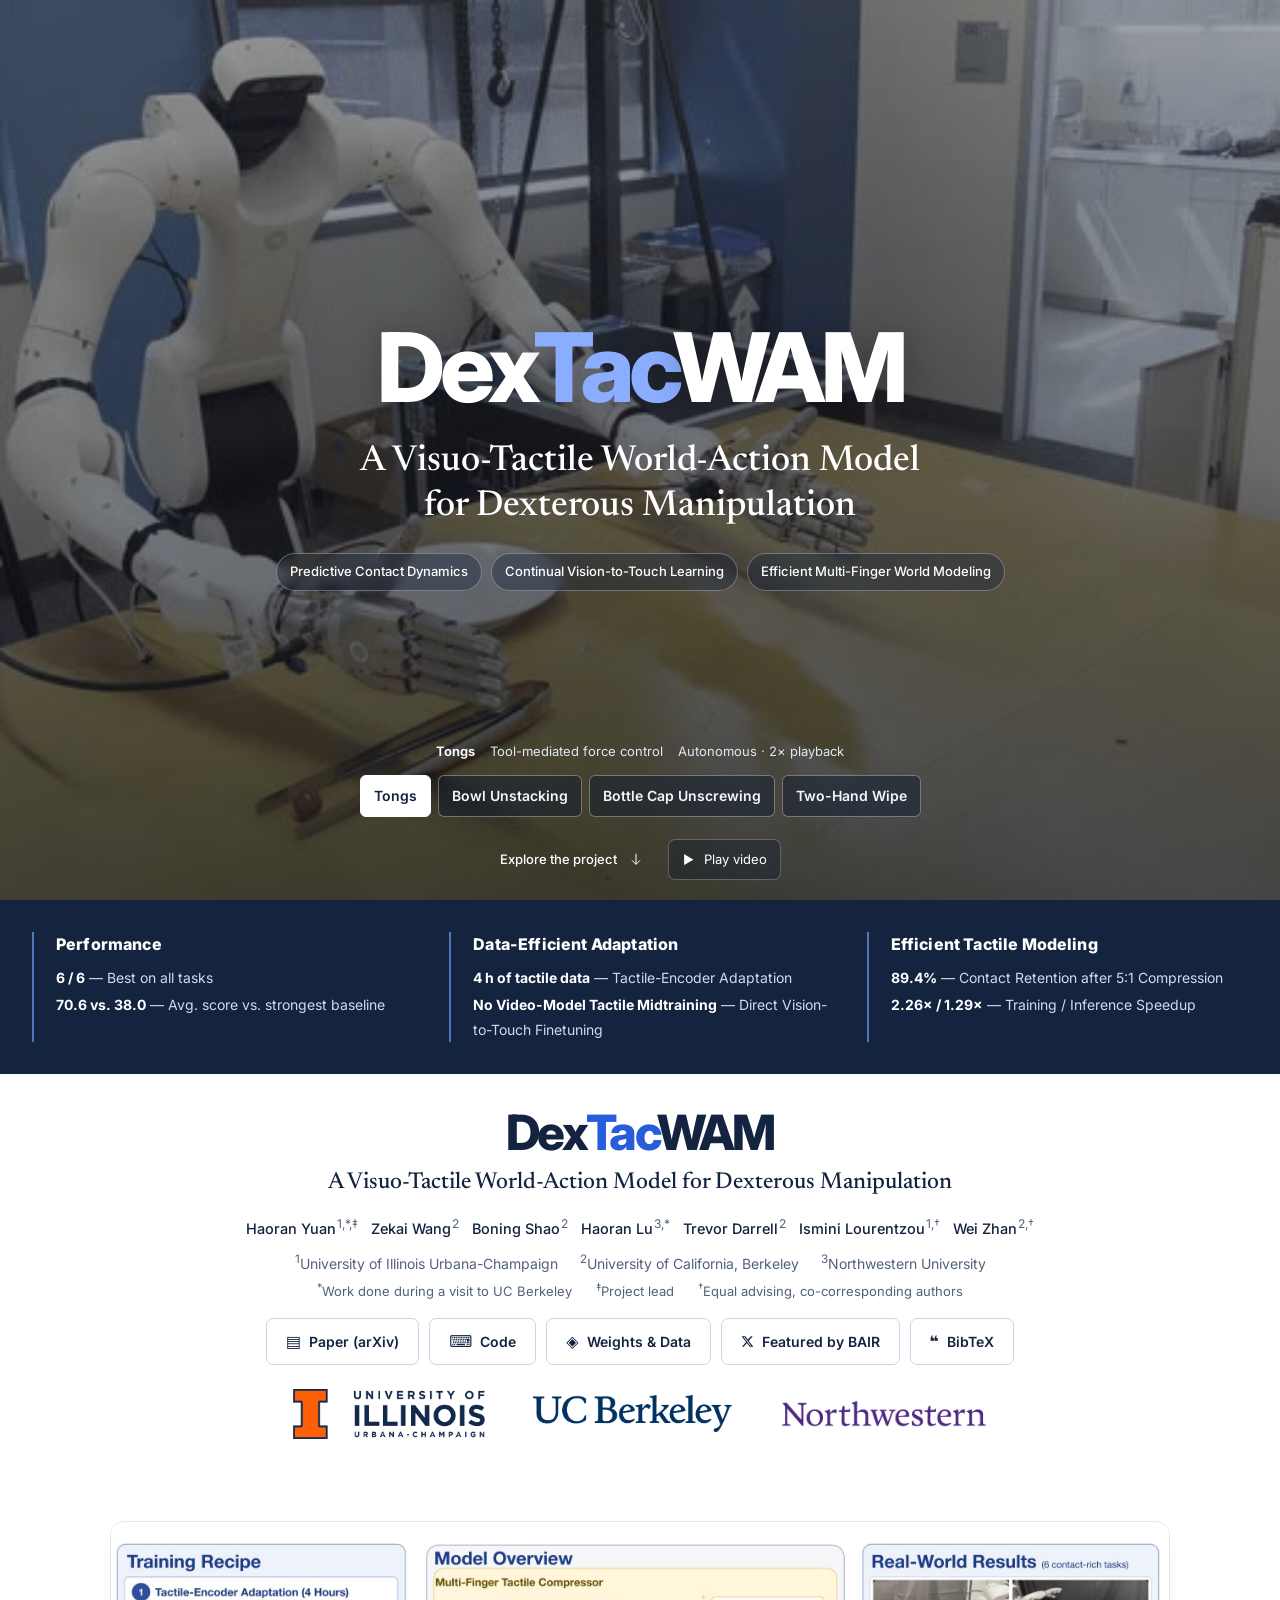
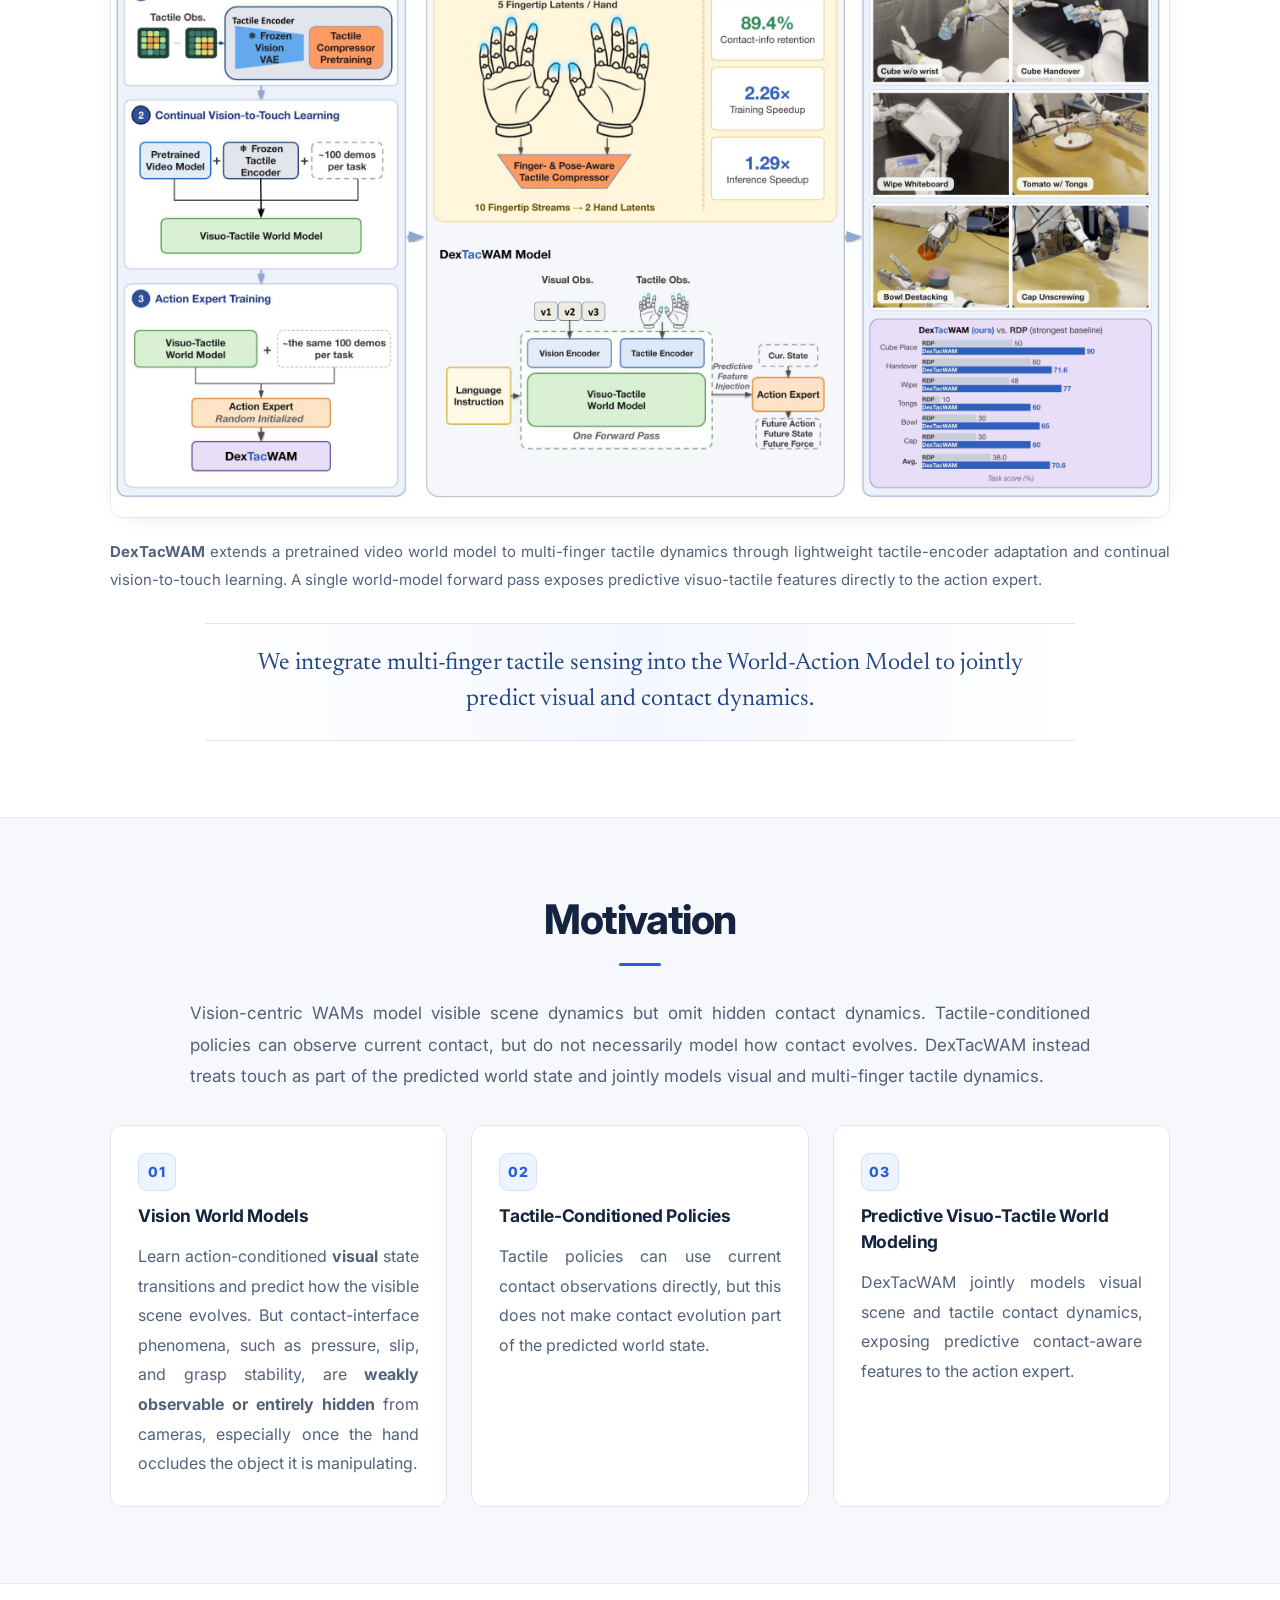
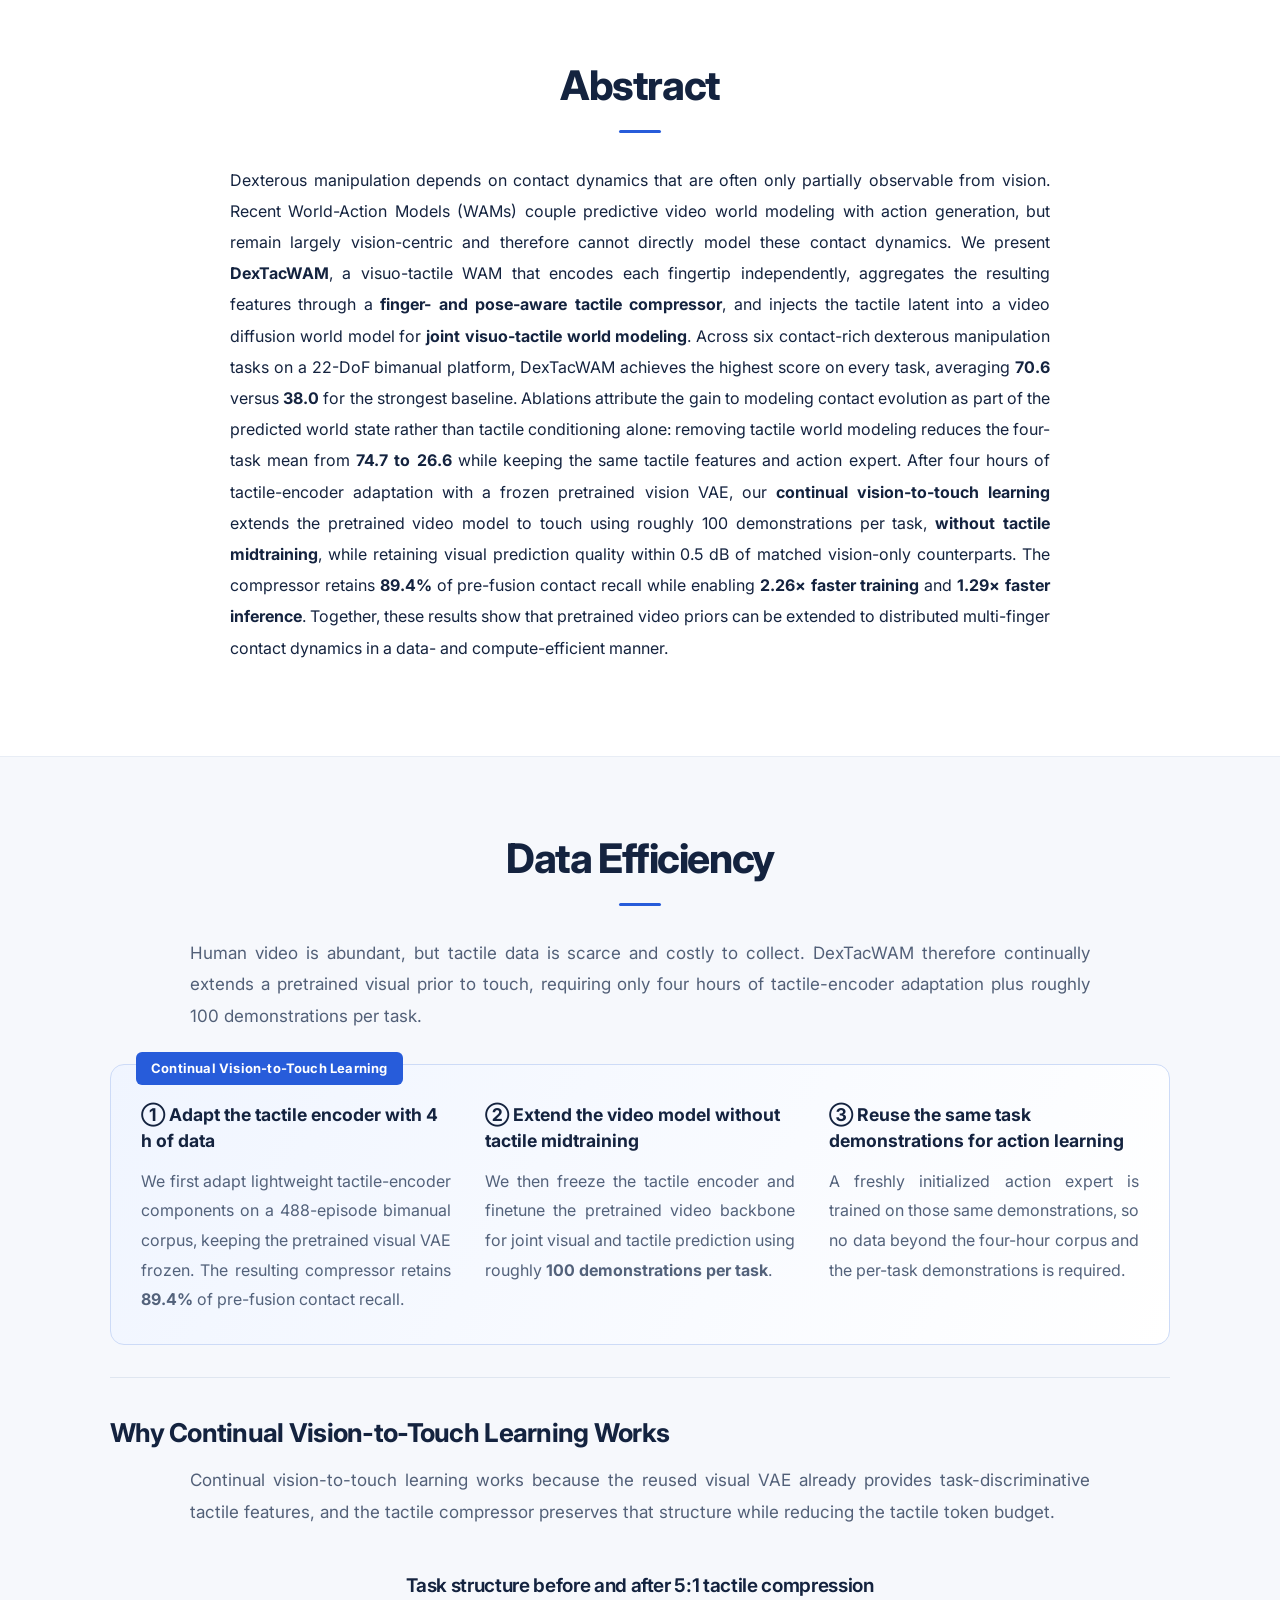
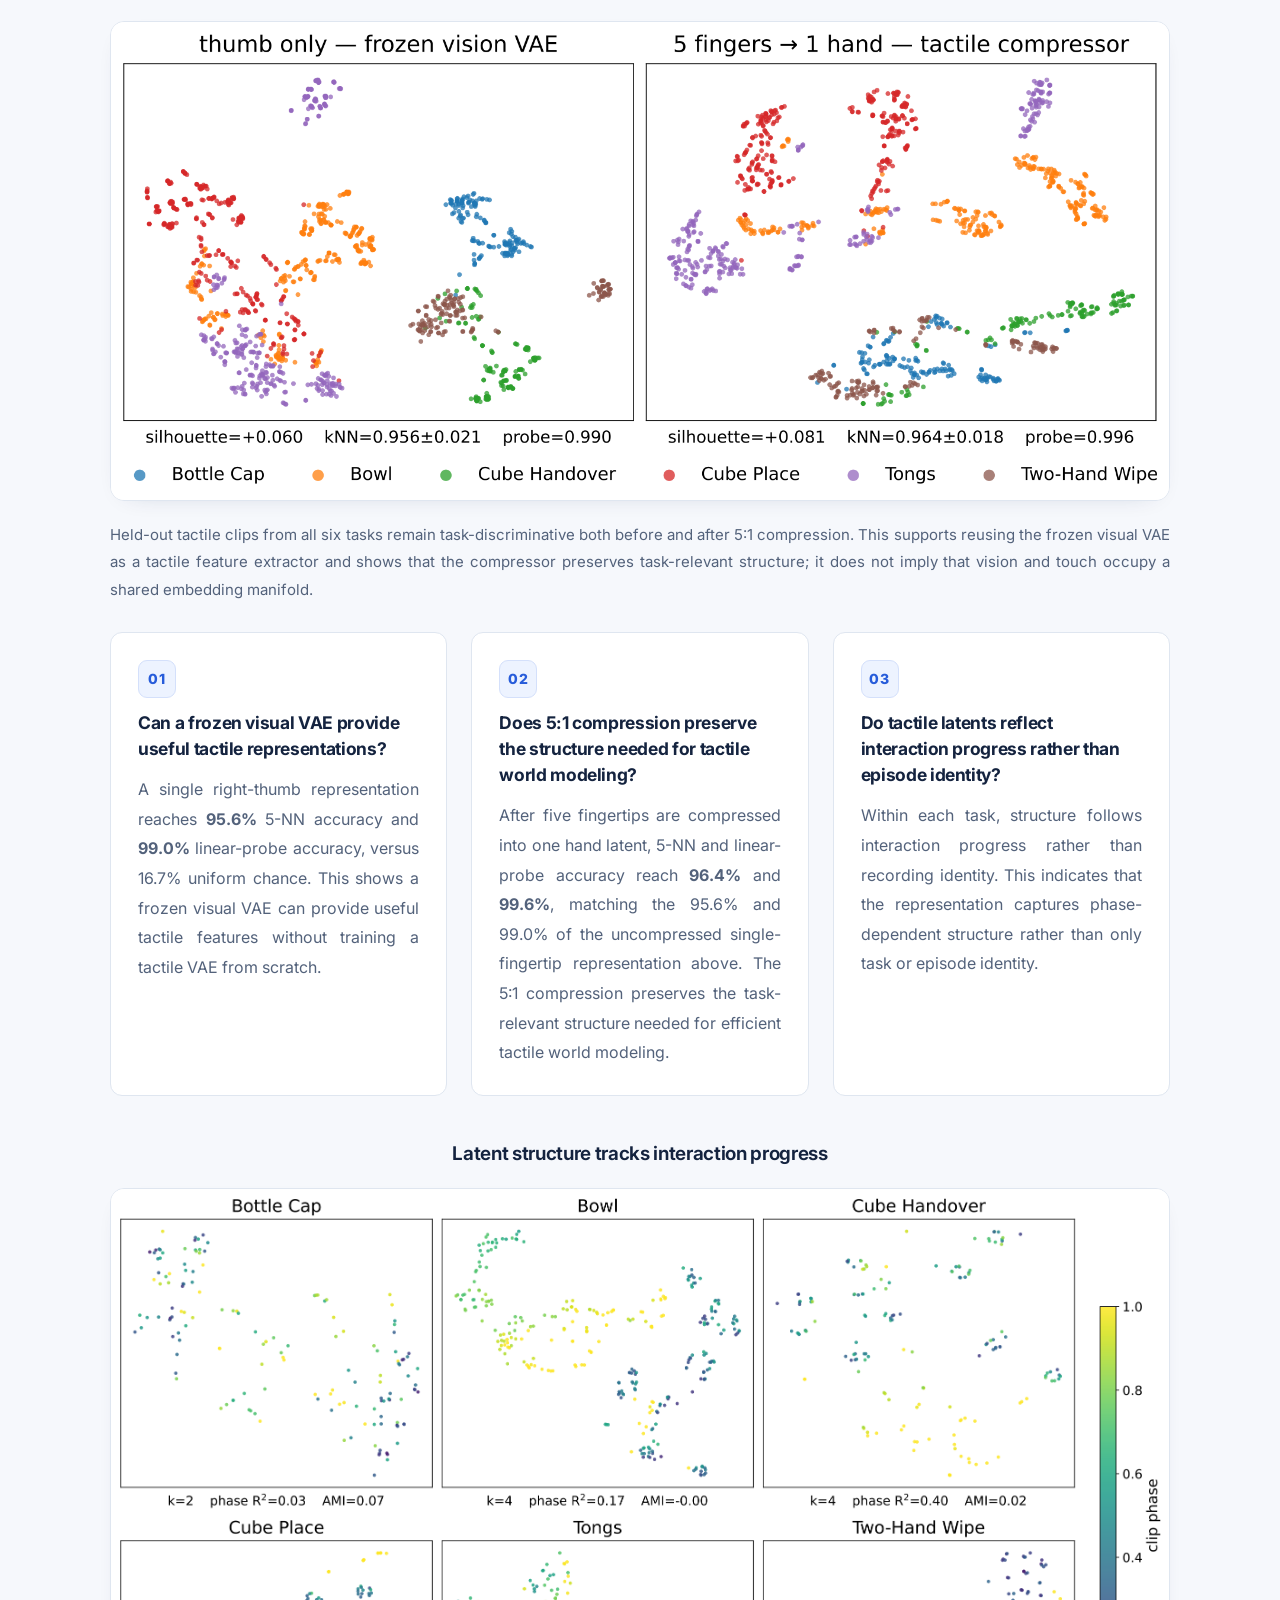
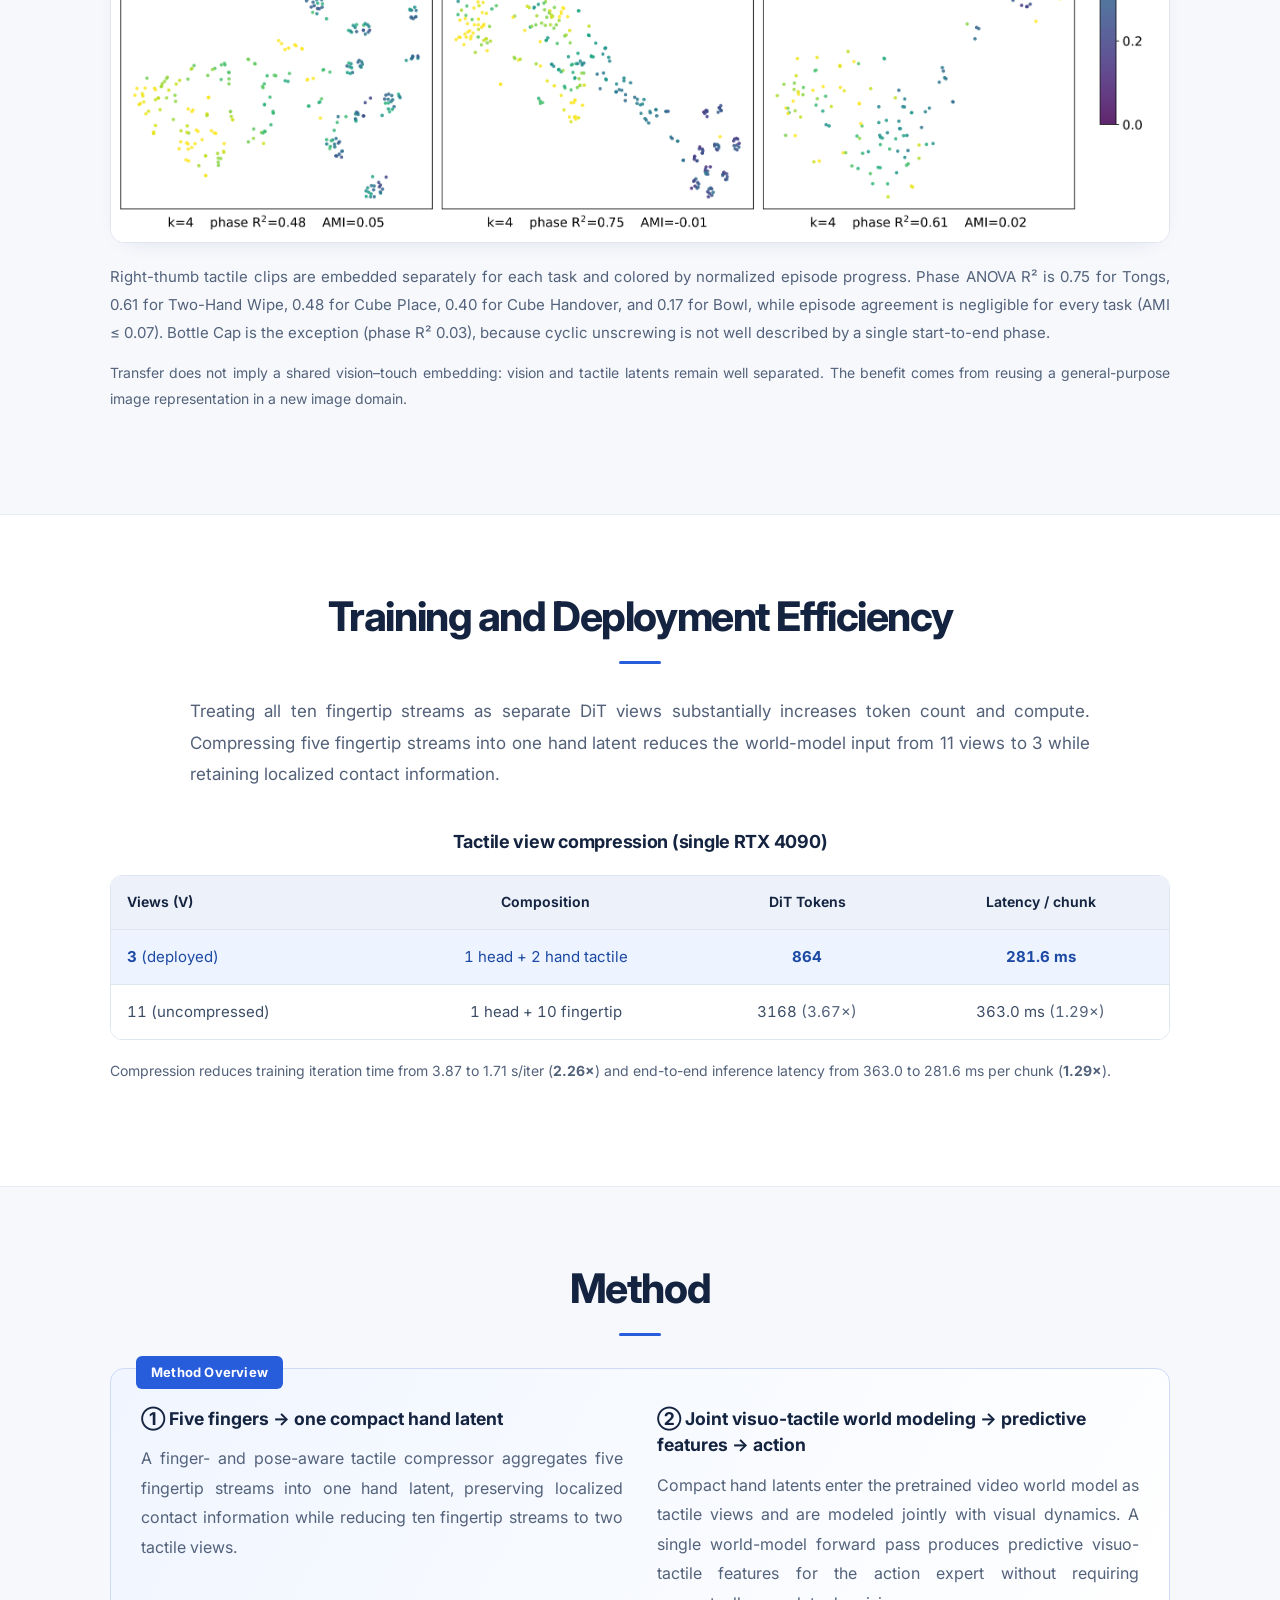
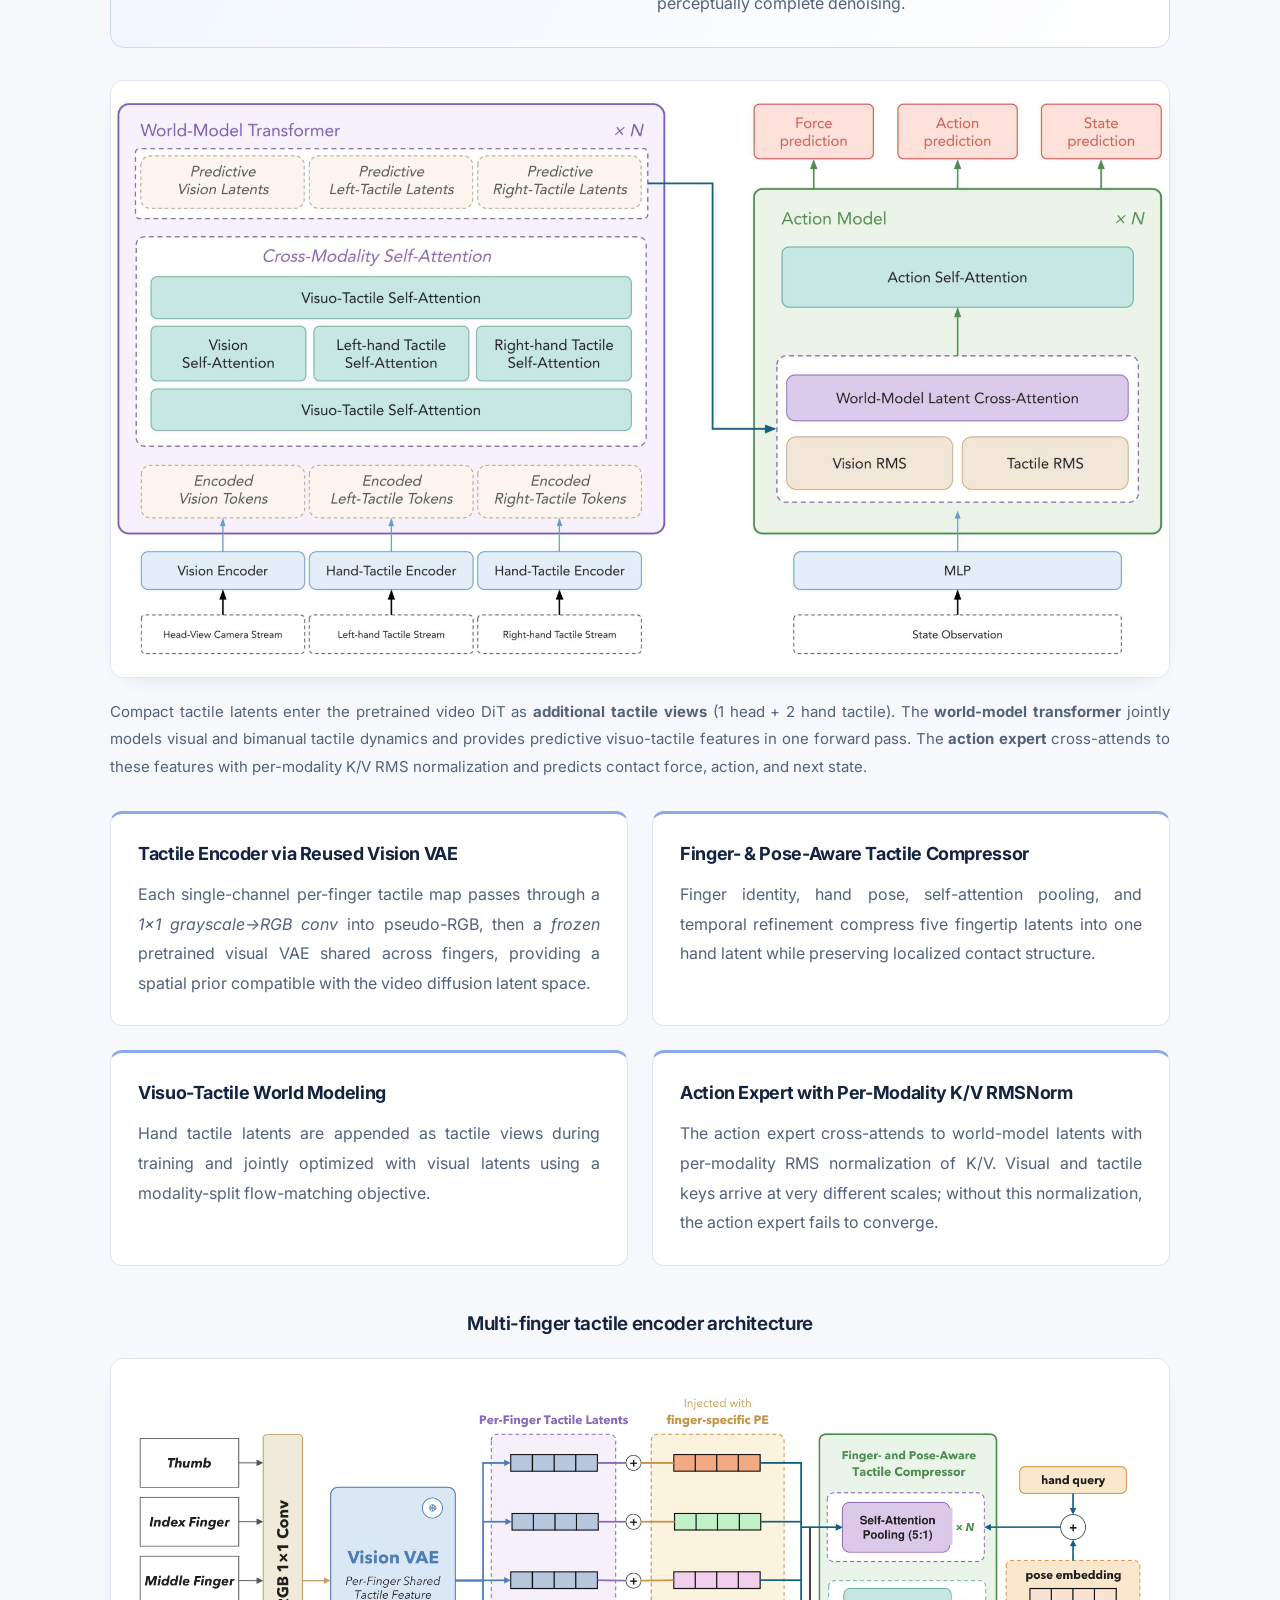
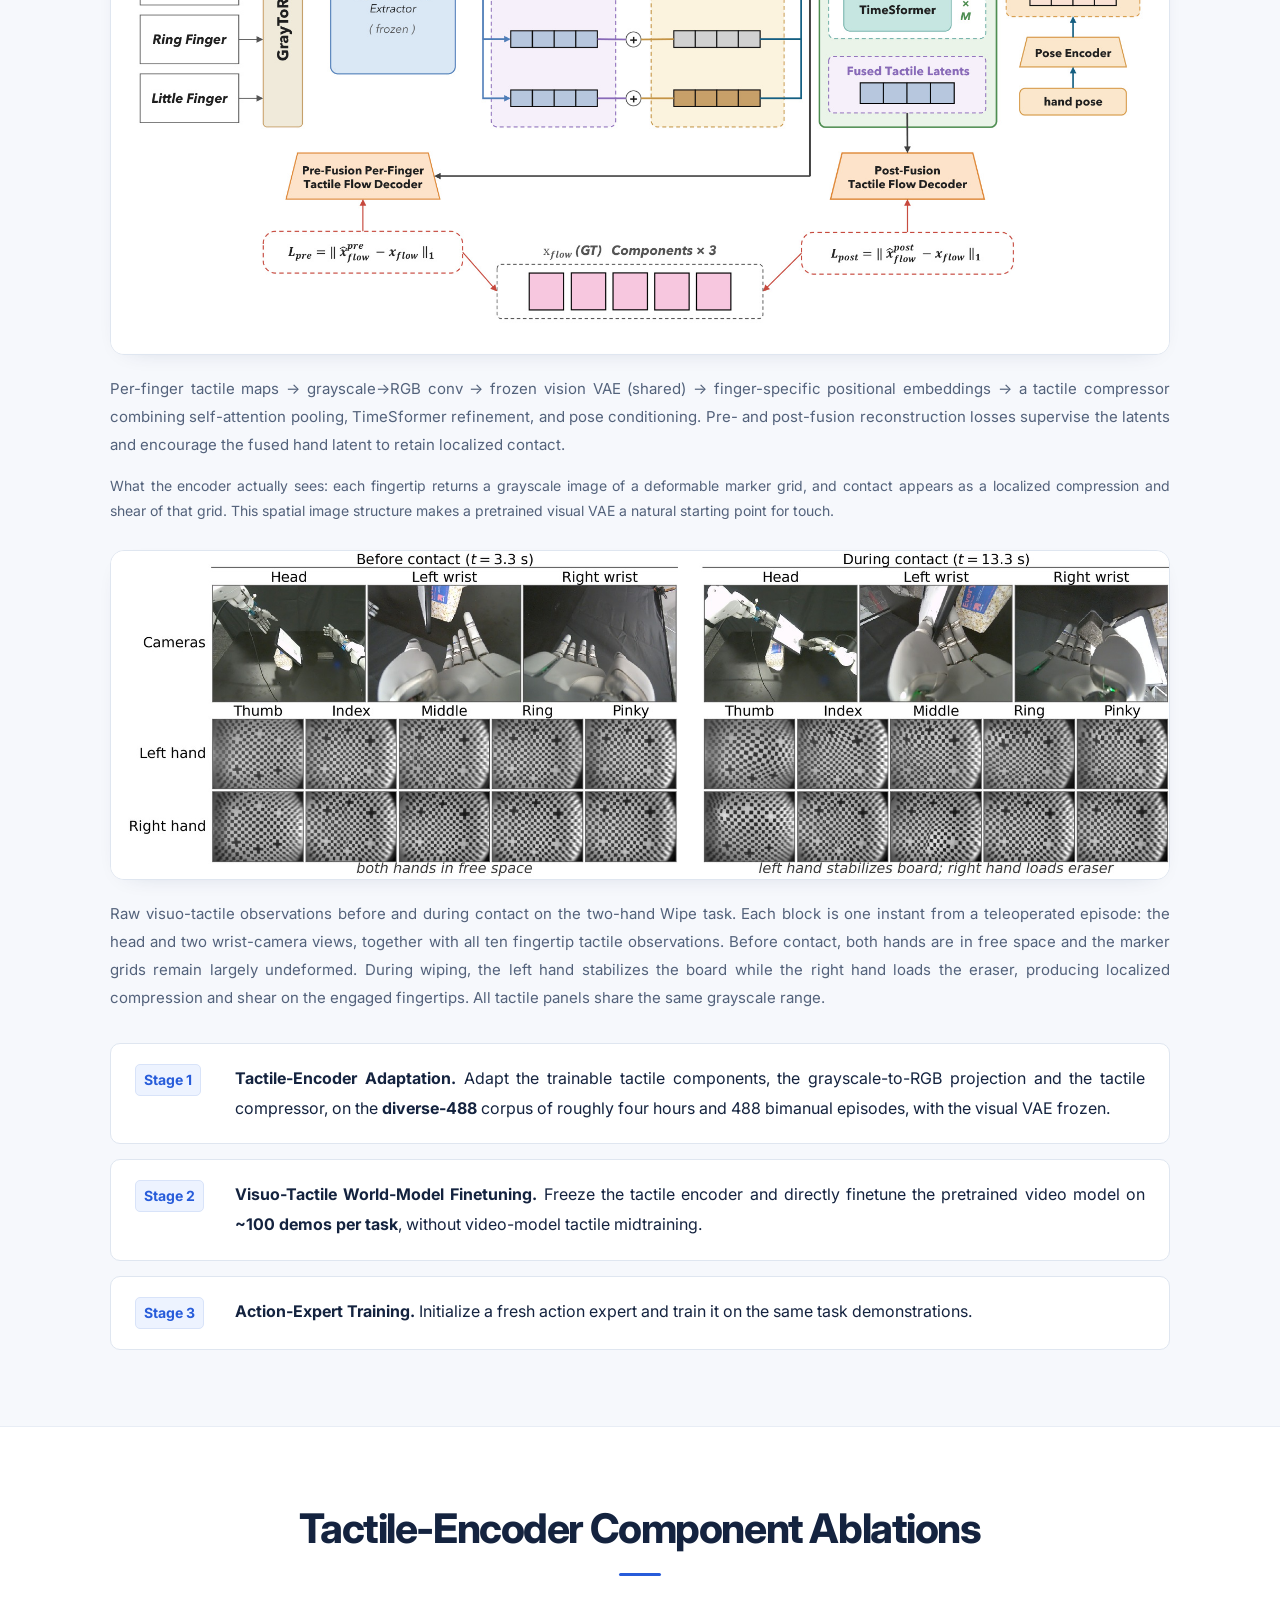
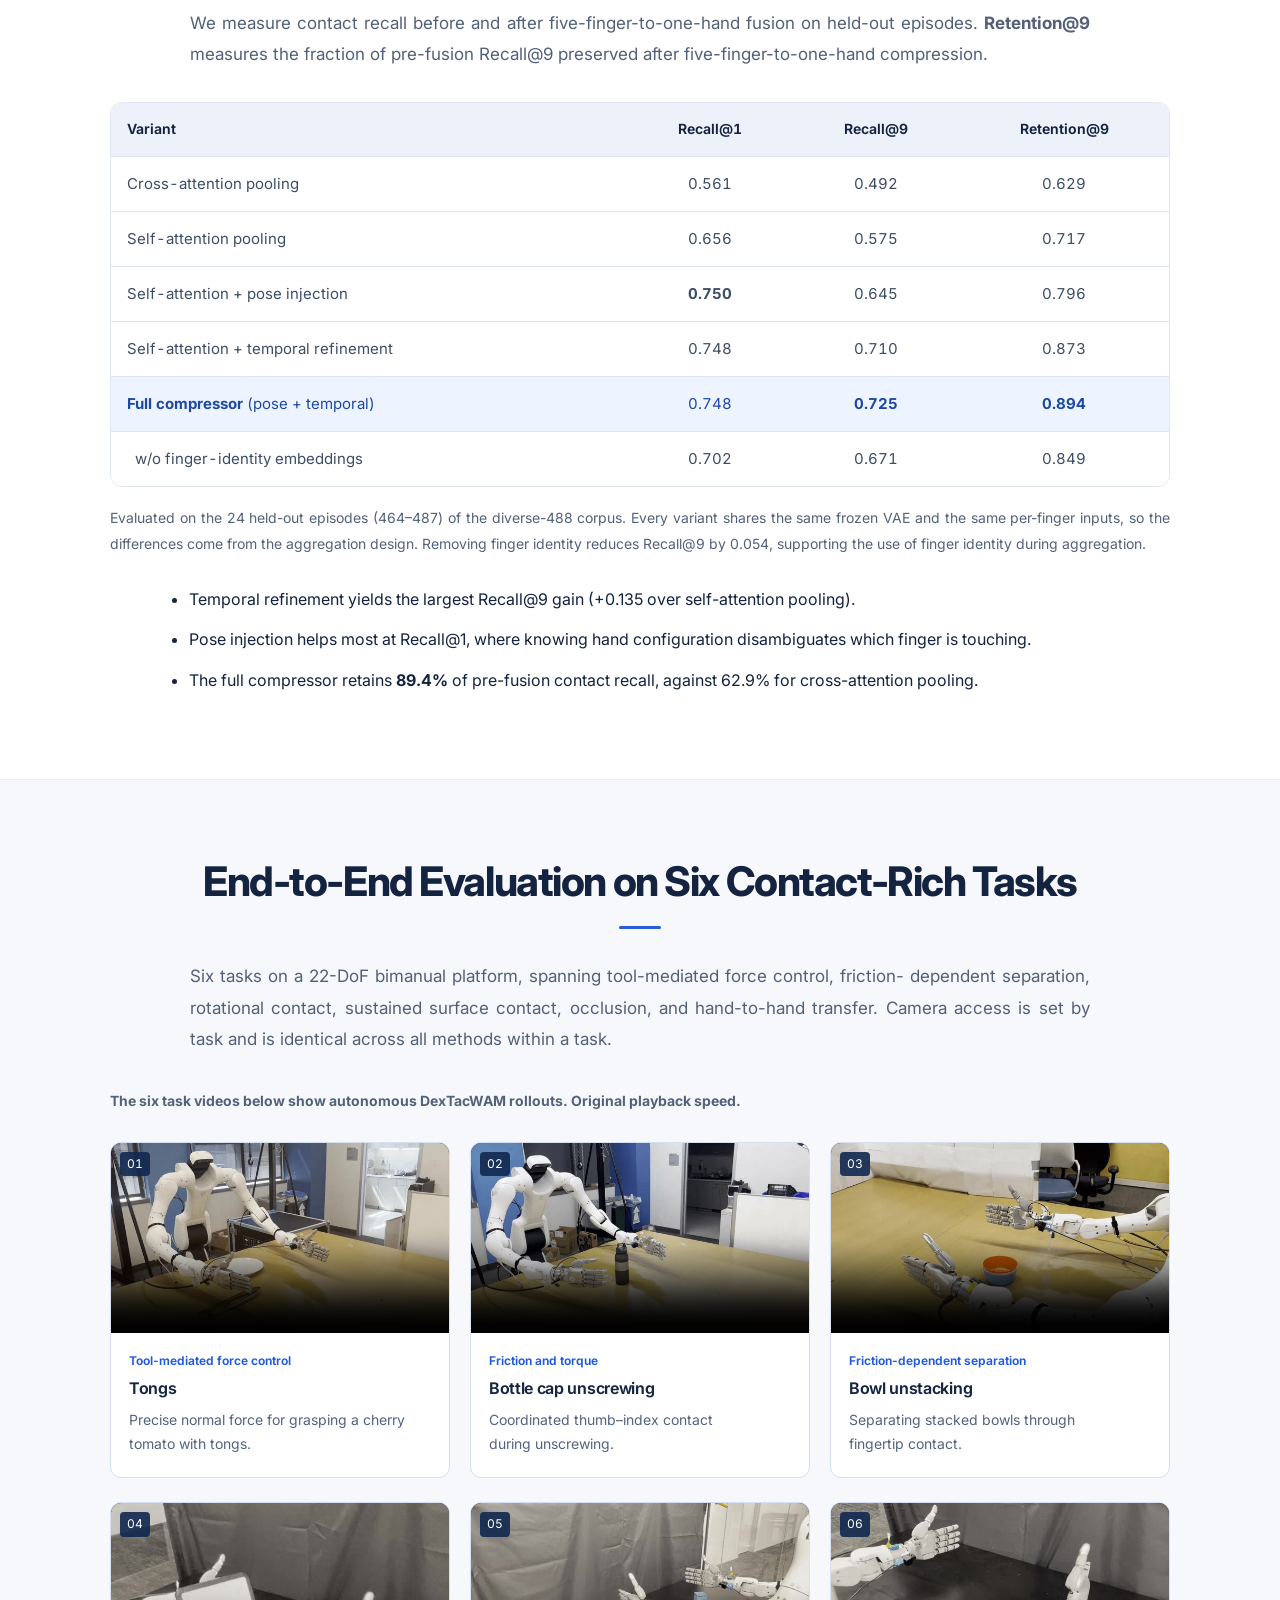
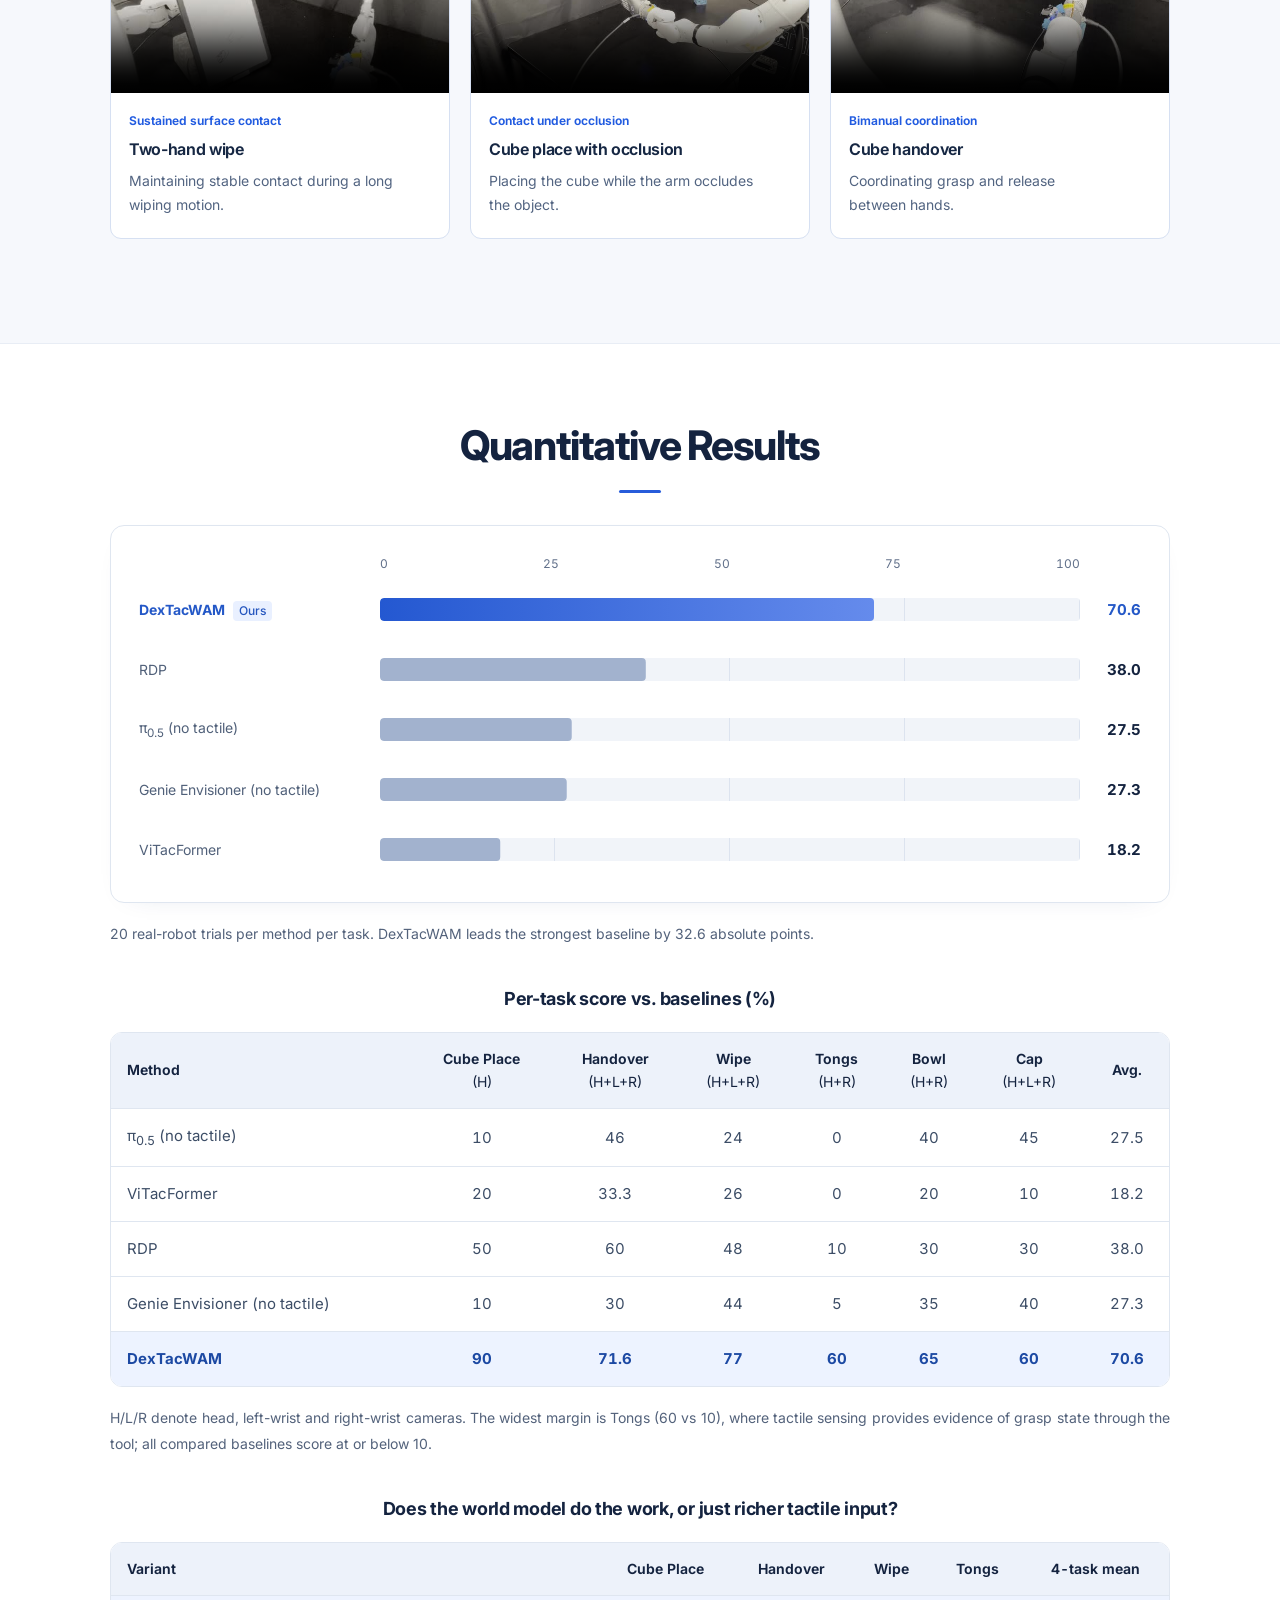
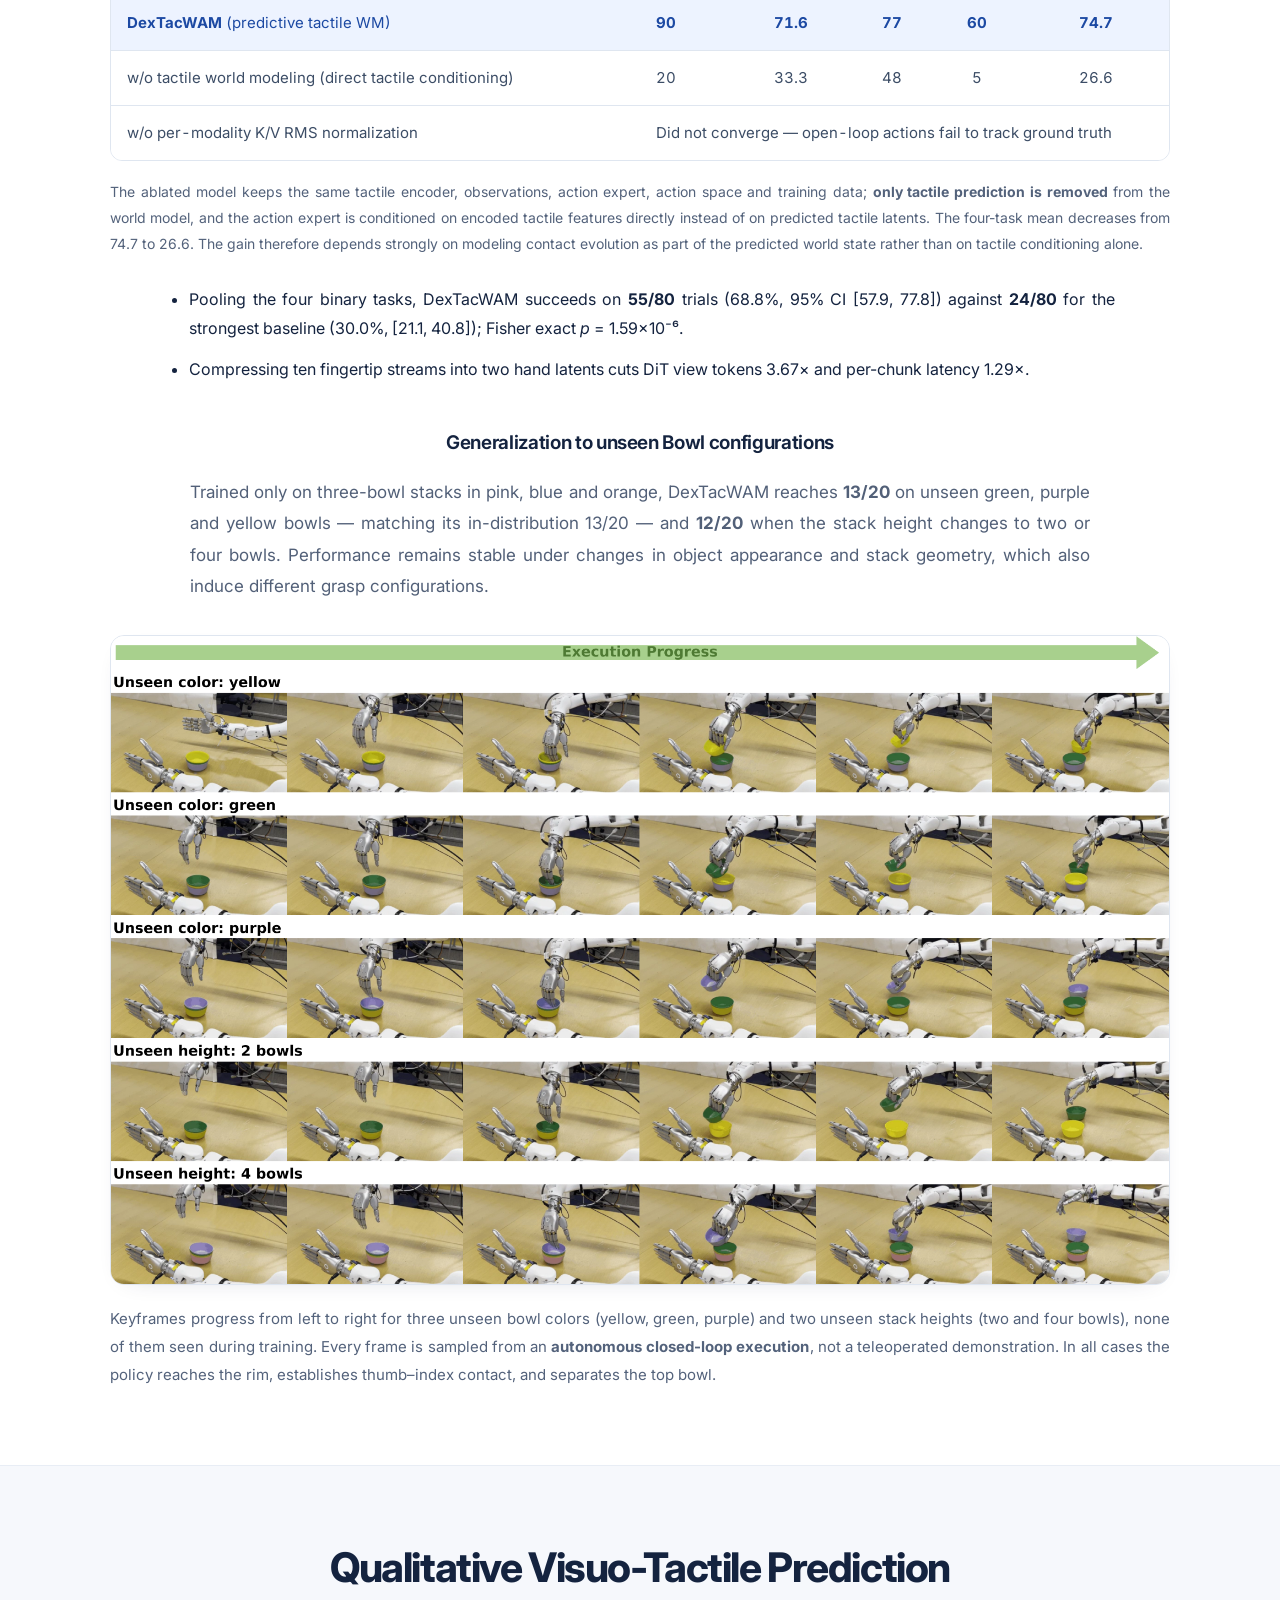
<file: index.html>
<!DOCTYPE html>
<html lang="en">
<head>
  <meta charset="utf-8" />
  <meta name="viewport" content="width=device-width, initial-scale=1" />
  <meta name="description"
        content="DexTacWAM: A Visuo-Tactile World-Action Model for Dexterous Manipulation." />
  <meta property="og:title" content="DexTacWAM: A Visuo-Tactile World-Action Model for Dexterous Manipulation" />
  <meta property="og:description" content="DexTacWAM extends a pretrained video world model to jointly model visual scene dynamics and multi-finger tactile contact dynamics." />
  <meta property="og:type" content="website" />
  <meta property="og:image" content="static/images/teaser.png?v=20260916-2" />
  <meta name="twitter:card" content="summary_large_image" />

  <title>DexTacWAM: A Visuo-Tactile World-Action Model for Dexterous Manipulation</title>

  <link rel="preconnect" href="https://fonts.googleapis.com" />
  <link rel="preconnect" href="https://fonts.gstatic.com" crossorigin />
  <link href="https://fonts.googleapis.com/css2?family=Inter:wght@400;500;600;700;800&family=Newsreader:ital,opsz,wght@0,6..72,400;0,6..72,500;1,6..72,400&display=swap" rel="stylesheet" />

  <link rel="stylesheet" href="static/css/style.css?v=20261011-1" />
</head>

<body>
  <a class="skip-link" href="#motivation">Skip to research content</a>
  <div class="scroll-progress" id="scrollProgress" aria-hidden="true"></div>

  <!-- ============================ NAVBAR ============================ -->
  <header class="nav nav-after-hero" id="nav">
    <div class="nav-inner">
      <a class="nav-brand" href="#top">Dex<span class="brand-accent">Tac</span>WAM</a>
      <nav class="nav-links" id="navLinks" aria-label="Main navigation">
        <a href="#motivation">Motivation</a>
        <a href="#abstract">Abstract</a>
        <a href="#data-efficiency">Data</a>
        <a href="#bottleneck">Compute</a>
        <a href="#method">Method</a>
        <a href="#encoder-ablation">Encoder</a>
        <a href="#tasks">Tasks</a>
        <a href="#results">Results</a>
        <a href="#prediction">Prediction</a>
        <a href="#retention">Retention</a>
        <a href="#qa">Q&amp;A</a>
        <a href="#bibtex">BibTeX</a>
      </nav>
      <button class="nav-toggle" id="navToggle" type="button" aria-label="Open navigation" aria-expanded="false" aria-controls="navLinks">☰</button>
    </div>
  </header>

  <!-- ============================ SIDE TOC ============================ -->
  <aside class="toc" id="toc" aria-label="Section navigation">
    <div class="toc-title">Contents</div>
    <nav>
      <div class="toc-group"><a href="#motivation">Why Tactile World Models</a></div>
      <div class="toc-group"><a href="#abstract">Abstract</a></div>
      <div class="toc-group">
        <a href="#data-efficiency">Data Efficiency</a>
        <div class="toc-sub">
          <a href="#insight">Why It Works</a>
          <div class="toc-sub">
            <a href="#insight-tsne">Latent Structure</a>
            <a href="#insight-contact">Contact Evolution</a>
          </div>
        </div>
      </div>
      <div class="toc-group"><a href="#bottleneck">Computation Efficiency</a></div>
      <div class="toc-group">
        <a href="#method">Method</a>
        <div class="toc-sub">
          <a href="#method-design">Key Design</a>
          <a href="#method-modules">Pipeline Modules</a>
          <a href="#method-encoder">Encoder Architecture</a>
          <a href="#method-training">Training Stages</a>
        </div>
      </div>
      <div class="toc-group"><a href="#encoder-ablation">Encoder Ablation</a></div>
      <div class="toc-group">
        <a href="#tasks">Six Tasks</a>
        <div class="toc-sub">
          <a href="#task-demos">Rollout Videos</a>
        </div>
      </div>
      <div class="toc-group">
        <a href="#results">Results</a>
        <div class="toc-sub">
          <a href="#results-avg">Average Score</a>
          <a href="#results-pertask">Per-Task</a>
          <a href="#results-ablation">Policy Ablations</a>
          <a href="#results-general">Generalization</a>
        </div>
      </div>
      <div class="toc-group">
        <a href="#prediction">World-Model Prediction</a>
        <div class="toc-sub">
          <a href="#pred-rollout">Long-Horizon Rollout</a>
          <a href="#pred-metrics">Prediction Quality</a>
        </div>
      </div>
      <div class="toc-group">
        <a href="#retention">Vision-to-Touch</a>
        <div class="toc-sub">
          <a href="#retention-rgb">Vision Retention</a>
        </div>
      </div>
      <div class="toc-group"><a href="#conclusion">Conclusion</a></div>
      <div class="toc-group"><a href="#qa">Q&amp;A</a></div>
      <div class="toc-group"><a href="#bibtex">BibTeX</a></div>
    </nav>
  </aside>

  <!-- ============================ HERO ============================ -->
  <section class="hero" id="top">
    <div class="hero-media">
      <video id="featuredRollout" muted playsinline preload="metadata" aria-label="Featured autonomous robot demonstration"
             poster="static/videos/web/tasks/tongs_poster.jpg?v=20260916-2"
             src="static/videos/web/tasks/tongs.mp4"></video>
    </div>
    <div class="hero-scrim"></div>
    <div class="container hero-content">
      <h1 class="title">Dex<span class="brand-accent">Tac</span>WAM</h1>
      <p class="subtitle">
        A Visuo-Tactile World-Action Model<br />
        for Dexterous Manipulation
      </p>

      <div class="badges">
        <span class="badge">Predictive Contact Dynamics</span>
        <span class="badge">Continual Vision-to-Touch Learning</span>
        <span class="badge">Efficient Multi-Finger World Modeling</span>
      </div>

    </div>
    <div class="container hero-bottom">
      <div class="hero-rollout-status">
        <span class="hero-rollout-task" id="featuredRolloutTitle">Tongs</span>
        <span id="featuredRolloutDescription">Tool-mediated force control</span>
        <span>Autonomous · 2× playback</span>
      </div>
      <div class="rollout-selector" aria-label="Select hero rollout">
        <button class="active" type="button" data-rollout="0" aria-pressed="true">Tongs</button>
        <button type="button" data-rollout="1" aria-pressed="false">Bowl Unstacking</button>
        <button type="button" data-rollout="2" aria-pressed="false">Bottle Cap Unscrewing</button>
        <button type="button" data-rollout="3" aria-pressed="false">Two-Hand Wipe</button>
      </div>

      <div class="hero-footer-actions">
        <a class="hero-scroll" href="#project-highlights">
          <span>Explore the project</span>
          <svg width="16" height="16" viewBox="0 0 24 24" fill="none" stroke="currentColor" stroke-width="1.5" aria-hidden="true"><path d="M12 4v16m-6-6 6 6 6-6" /></svg>
        </a>
        <button class="hero-playback" id="heroPlayback" type="button" aria-label="Play background video"><span class="playback-icon" aria-hidden="true">▶</span><span class="playback-text">Play video</span></button>
      </div>
    </div>
  </section>


  <!-- ============================ STATS BAND ============================ -->
  <section class="stats-band" id="project-highlights" aria-label="Project highlights">
    <div class="container">
      <div class="stats">
        <div class="stat-group">
          <div class="stat-group-title">Performance</div>
          <div class="stat-line"><strong>6 / 6</strong> — Best on all tasks</div>
          <div class="stat-line"><strong>70.6 vs. 38.0</strong> — Avg. score vs. strongest baseline</div>
        </div>
        <div class="stat-group">
          <div class="stat-group-title">Data-Efficient Adaptation</div>
          <div class="stat-line"><strong>4 h of tactile data</strong> — Tactile-Encoder Adaptation</div>
          <div class="stat-line"><strong>No Video-Model Tactile Midtraining</strong> — Direct Vision-to-Touch Finetuning</div>
        </div>
        <div class="stat-group">
          <div class="stat-group-title">Efficient Tactile Modeling</div>
          <div class="stat-line"><strong>89.4%</strong> — Contact Retention after 5:1 Compression</div>
          <div class="stat-line"><strong>2.26× / 1.29×</strong> — Training / Inference Speedup</div>
        </div>
      </div>
    </div>
  </section>

  <!-- ============================ PROJECT DETAILS ============================ -->
  <section class="project-info" id="project-info" aria-labelledby="project-title">
    <div class="container project-info-content">
      <header class="project-heading">
        <h2 class="project-title" id="project-title">Dex<span class="brand-accent">Tac</span>WAM</h2>
        <p class="project-subtitle">A Visuo-Tactile World-Action Model for Dexterous Manipulation</p>
      </header>
      <div class="authors">
        <div class="author-row author-row-main">
          <span><a href="https://scholar.google.com/citations?user=PzdigUMAAAAJ" target="_blank" rel="noopener">Haoran Yuan</a><sup>1,*,‡</sup></span>
          <span><a href="https://scholar.google.com/citations?user=Dngm3CYAAAAJ" target="_blank" rel="noopener">Zekai Wang</a><sup>2</sup></span>
          <span><a href="https://scholar.google.com/citations?user=tlOWnSIAAAAJ" target="_blank" rel="noopener">Boning Shao</a><sup>2</sup></span>
          <span><a href="https://luhr2003.github.io/" target="_blank" rel="noopener">Haoran Lu</a><sup>3,*</sup></span>
          <span><a href="https://people.eecs.berkeley.edu/~trevor/" target="_blank" rel="noopener">Trevor Darrell</a><sup>2</sup></span>
          <span><a href="https://isminoula.github.io/" target="_blank" rel="noopener">Ismini Lourentzou</a><sup>1,†</sup></span>
          <span><a href="https://scholar.google.com/citations?user=xVN3UxYAAAAJ" target="_blank" rel="noopener">Wei Zhan</a><sup>2,†</sup></span>
        </div>
      </div>
      <div class="affiliations">
        <div class="affiliation-row">
          <span><sup>1</sup>University of Illinois Urbana-Champaign</span>
          <span><sup>2</sup>University of California, Berkeley</span>
          <span><sup>3</sup>Northwestern University</span>
        </div>
        <div class="credit-row">
          <span class="visit-note"><sup>*</sup>Work done during a visit to UC Berkeley</span>
          <span class="project-lead-note"><sup>‡</sup>Project lead</span>
          <span class="advising-note"><sup>†</sup>Equal advising, co-corresponding authors</span>
        </div>
      </div>

      <div class="links">
        <a class="link-btn" href="https://arxiv.org/abs/2609.24976" target="_blank" rel="noopener"><span class="ic">▤</span> Paper (arXiv)</a>
        <a class="link-btn" href="https://github.com/dextacwam/DexTacWAM" target="_blank" rel="noopener"><span class="ic">⌨</span> Code</a>
        <a class="link-btn" href="https://huggingface.co/collections/JensenYuan/dextacwam-6aba3aa25d3362d882cdefbc" target="_blank" rel="noopener"><span class="ic">◈</span> Weights &amp; Data</a>
        <a class="link-btn" href="https://x.com/berkeley_ai/status/2105012861449748736" target="_blank" rel="noopener"><span class="ic ic-svg" aria-hidden="true"><svg viewBox="0 0 24 24" width="13" height="13" fill="currentColor"><path d="M18.244 2.25h3.308l-7.227 8.26 8.502 11.24H16.17l-5.214-6.817L4.99 21.75H1.68l7.73-8.835L1.254 2.25H8.08l4.713 6.231zm-1.161 17.52h1.833L7.084 4.126H5.117z"/></svg></span> Featured by BAIR</a>
        <a class="link-btn" href="#bibtex"><span class="ic">❝</span> BibTeX</a>
      </div>

      <div class="institution-logos" aria-label="Affiliated universities">
        <img class="institution-logo institution-logo-uiuc" src="static/images/logos/uiuc.png?v=20260916-2" width="559" height="145" alt="University of Illinois Urbana-Champaign" decoding="async" />
        <img class="institution-logo institution-logo-berkeley" src="static/images/logos/uc-berkeley.png?v=20260916-2" width="1125" height="210" alt="UC Berkeley" decoding="async" />
        <img class="institution-logo institution-logo-northwestern" src="static/images/logos/northwestern.png?v=20260916-2" width="1000" height="134" alt="Northwestern University" decoding="async" />
      </div>
    </div>
  </section>

  <!-- ============================ TEASER ============================ -->
  <section class="section teaser">
    <div class="container">
      <figure class="media-frame">
        <img loading="lazy" decoding="async" src="static/images/teaser.png?v=20260916-2" alt="DexTacWAM overview" />
      </figure>
      <p class="caption">
        <strong>DexTacWAM</strong> extends a pretrained video world model to multi-finger tactile
        dynamics through lightweight tactile-encoder adaptation and continual vision-to-touch
        learning. A single world-model forward pass exposes predictive visuo-tactile features
        directly to the action expert.
      </p>
      <blockquote class="pull-quote">
        We integrate multi-finger tactile sensing into the World-Action Model to jointly predict visual and contact dynamics.
      </blockquote>
    </div>
  </section>

  <!-- ============================ MOTIVATION ============================ -->
  <section class="section alt" id="motivation">
    <div class="container">
      <h2 class="section-title">Motivation</h2>
      <p class="lead">
        Vision-centric WAMs model visible scene dynamics but omit hidden contact dynamics.
        Tactile-conditioned policies can observe current contact, but do not necessarily model how
        contact evolves. DexTacWAM instead treats touch as part of the predicted world state and
        jointly models visual and multi-finger tactile dynamics.
      </p>
      <div class="cards">
        <div class="card">
          <div class="card-num">01</div>
          <h3>Vision World Models</h3>
          <p>
            Learn action-conditioned <strong>visual</strong> state transitions and predict how the
            visible scene evolves. But contact-interface phenomena, such as pressure, slip, and grasp
            stability, are <strong>weakly observable or entirely hidden</strong> from cameras,
            especially once the hand occludes the object it is manipulating.
          </p>
        </div>
        <div class="card">
          <div class="card-num">02</div>
          <h3>Tactile-Conditioned Policies</h3>
          <p>
            Tactile policies can use current contact observations directly, but this does not make
            contact evolution part of the predicted world state.
          </p>
        </div>
        <div class="card">
          <div class="card-num">03</div>
          <h3>Predictive Visuo-Tactile World Modeling</h3>
          <p>
            DexTacWAM jointly models visual scene and tactile contact dynamics, exposing
            predictive contact-aware features to the action expert.
          </p>
        </div>
      </div>
    </div>
  </section>

  <!-- ============================ ABSTRACT ============================ -->
  <section class="section" id="abstract">
    <div class="container narrow">
      <h2 class="section-title">Abstract</h2>
      <p>
        Dexterous manipulation depends on contact dynamics that are often only partially observable
        from vision. Recent World-Action Models (WAMs) couple predictive video world modeling with
        action generation, but remain largely vision-centric and therefore cannot directly model
        these contact dynamics. We present <strong>DexTacWAM</strong>, a visuo-tactile WAM that
        encodes each fingertip independently, aggregates the resulting features through a
        <strong>finger- and pose-aware tactile compressor</strong>, and injects the tactile latent
        into a video diffusion world model for <strong>joint visuo-tactile world
        modeling</strong>. Across six contact-rich dexterous manipulation tasks on a 22-DoF
        bimanual platform, DexTacWAM achieves the highest score on every task, averaging
        <strong>70.6</strong> versus <strong>38.0</strong> for the strongest baseline. Ablations
        attribute the gain to modeling contact evolution as part of the predicted world state
        rather than tactile conditioning alone: removing tactile world modeling reduces the
        four-task mean from <strong>74.7 to 26.6</strong> while keeping the same tactile features
        and action expert. After four hours of tactile-encoder adaptation with a frozen pretrained
        vision VAE, our <strong>continual vision-to-touch learning</strong> extends the pretrained
        video model to touch using roughly 100 demonstrations per task, <strong>without tactile
        midtraining</strong>, while retaining visual prediction quality within 0.5&nbsp;dB of matched
        vision-only counterparts. The compressor retains <strong>89.4%</strong> of pre-fusion
        contact recall while enabling <strong>2.26× faster training</strong> and
        <strong>1.29× faster inference</strong>. Together, these results show that pretrained video
        priors can be extended to distributed multi-finger contact dynamics in a data- and
        compute-efficient manner.
      </p>
    </div>
  </section>

  <!-- ============================ DATA EFFICIENCY ============================ -->
  <section class="section alt" id="data-efficiency">
    <div class="container">
      <h2 class="section-title">Data Efficiency</h2>
      <p class="lead">
        Human video is abundant, but tactile data is scarce and costly to collect. DexTacWAM
        therefore continually extends a pretrained visual prior to touch, requiring only four
        hours of tactile-encoder adaptation plus roughly 100 demonstrations per task.
      </p>

      <div class="design-highlight" id="data-efficiency-design">
        <span class="design-tag">Continual Vision-to-Touch Learning</span>
        <div class="design-items">
          <div class="design-item">
            <h3>① Adapt the tactile encoder with 4 h of data</h3>
            <p>
              We first adapt lightweight tactile-encoder components on a 488-episode bimanual
              corpus, keeping the pretrained visual VAE frozen. The resulting compressor retains
              <strong>89.4%</strong> of pre-fusion contact recall.
            </p>
          </div>
          <div class="design-item">
            <h3>② Extend the video model without tactile midtraining</h3>
            <p>
              We then freeze the tactile encoder and finetune the pretrained video backbone for
              joint visual and tactile prediction using roughly
              <strong>100 demonstrations per task</strong>.
            </p>
          </div>
          <div class="design-item">
            <h3>③ Reuse the same task demonstrations for action learning</h3>
            <p>
              A freshly initialized action expert is trained on those same demonstrations, so no
              data beyond the four-hour corpus and the per-task demonstrations is required.
            </p>
          </div>
        </div>
      </div>

      <h3 class="subsection-title" id="insight">Why Continual Vision-to-Touch Learning Works</h3>
      <p class="lead">
        Continual vision-to-touch learning works because the reused visual VAE already provides
        task-discriminative tactile features, and the tactile compressor preserves that structure
        while reducing the tactile token budget.
      </p>

      <div class="subhead" id="insight-tsne">Task structure before and after 5:1 tactile compression</div>
      <figure class="media-frame">
        <img loading="lazy" decoding="async" src="static/images/tactile_vae_tsne.png?v=20260916-2" alt="t-SNE comparison of frozen visual VAE and compressed tactile features" />
      </figure>
      <p class="caption">
        Held-out tactile clips from all six tasks remain task-discriminative both before and after
        5:1 compression. This supports reusing the frozen visual VAE as a tactile feature extractor
        and shows that the compressor preserves task-relevant structure; it does not imply that
        vision and touch occupy a shared embedding manifold.
      </p>

      <div class="cards" style="margin-top:28px">
        <div class="card">
          <div class="card-num">01</div>
          <h3>Can a frozen visual VAE provide useful tactile representations?</h3>
          <p>
            A single right-thumb representation reaches <strong>95.6%</strong> 5-NN accuracy and
            <strong>99.0%</strong> linear-probe accuracy, versus 16.7% uniform chance. This shows
            a frozen visual VAE can provide useful tactile features without training a tactile
            VAE from scratch.
          </p>
        </div>
        <div class="card">
          <div class="card-num">02</div>
          <h3>Does 5:1 compression preserve the structure needed for tactile world modeling?</h3>
          <p>
            After five fingertips are compressed into one hand latent, 5-NN and linear-probe
            accuracy reach <strong>96.4%</strong> and <strong>99.6%</strong>, matching the 95.6%
            and 99.0% of the uncompressed single-fingertip representation above. The 5:1
            compression preserves the task-relevant structure needed for efficient tactile
            world modeling.
          </p>
        </div>
        <div class="card">
          <div class="card-num">03</div>
          <h3>Do tactile latents reflect interaction progress rather than episode identity?</h3>
          <p>
            Within each task, structure follows interaction progress rather than recording
            identity. This indicates that the representation captures phase-dependent structure
            rather than only task or episode identity.
          </p>
        </div>
      </div>

      <div class="subhead" id="insight-contact">Latent structure tracks interaction progress</div>
      <figure class="media-frame">
        <img loading="lazy" decoding="async" src="static/images/tactile_tsne_contact_phase.png?v=20260916-2" alt="Per-task t-SNE plots colored by normalized interaction phase" />
      </figure>
      <p class="caption">
        Right-thumb tactile clips are embedded separately for each task and colored by normalized
        episode progress. Phase ANOVA R² is 0.75 for Tongs, 0.61 for Two-Hand Wipe, 0.48 for Cube
        Place, 0.40 for Cube Handover, and 0.17 for Bowl, while episode agreement is negligible for
        every task (AMI ≤ 0.07). Bottle Cap is the exception (phase R² 0.03), because cyclic
        unscrewing is not well described by a single start-to-end phase.
      </p>
      <p class="note">
        Transfer does not imply a shared vision–touch embedding: vision and tactile latents remain
        well separated. The benefit comes from reusing a general-purpose image representation in a
        new image domain.
      </p>
    </div>
  </section>

  <!-- ============================ BOTTLENECK ============================ -->
  <section class="section" id="bottleneck">
    <div class="container">
      <h2 class="section-title">Training and Deployment Efficiency</h2>
      <p class="lead">
        Treating all ten fingertip streams as separate DiT views substantially increases token count
        and compute. Compressing five fingertip streams into one hand latent reduces the world-model
        input from 11 views to 3 while retaining localized contact information.
      </p>

      <h3 class="table-title">Tactile view compression (single RTX 4090)</h3>
      <div class="table-wrap" tabindex="0" role="region" aria-label="Scrollable research results table">
        <table class="results-table">
          <thead>
            <tr>
              <th scope="col">Views (V)</th>
              <th scope="col">Composition</th>
              <th scope="col">DiT Tokens</th>
              <th scope="col">Latency / chunk</th>
            </tr>
          </thead>
          <tbody>
            <tr class="highlight">
              <td><strong>3</strong> (deployed)</td>
              <td>1 head + 2 hand tactile</td>
              <td><strong>864</strong></td>
              <td><strong>281.6 ms</strong></td>
            </tr>
            <tr>
              <td>11 (uncompressed)</td>
              <td>1 head + 10 fingertip</td>
              <td>3168 <span style="color:var(--muted)">(3.67×)</span></td>
              <td>363.0 ms <span style="color:var(--muted)">(1.29×)</span></td>
            </tr>
          </tbody>
        </table>
      </div>
      <p class="note">
        Compression reduces training iteration time from 3.87 to 1.71&nbsp;s/iter
        (<strong>2.26×</strong>) and end-to-end inference latency from 363.0 to 281.6&nbsp;ms per
        chunk (<strong>1.29×</strong>).
      </p>
    </div>
  </section>

  <!-- ============================ METHOD ============================ -->
  <section class="section alt" id="method">
    <div class="container">
      <h2 class="section-title">Method</h2>

      <div class="design-highlight" id="method-design">
        <span class="design-tag">Method Overview</span>
        <div class="design-items">
          <div class="design-item">
            <h3>① Five fingers → one compact hand latent</h3>
            <p>
              A finger- and pose-aware tactile compressor aggregates five fingertip streams into one
              hand latent, preserving localized contact information while reducing ten fingertip
              streams to two tactile views.
            </p>
          </div>
          <div class="design-item">
            <h3>② Joint visuo-tactile world modeling → predictive features → action</h3>
            <p>
              Compact hand latents enter the pretrained video world model as tactile views and are
              modeled jointly with visual dynamics. A single world-model forward pass produces
              predictive visuo-tactile features for the action expert without requiring
              perceptually complete denoising.
            </p>
          </div>
        </div>
      </div>

      <figure class="media-frame">
        <img loading="lazy" decoding="async" src="static/images/architecture.png?v=20260916-2" alt="DexTacWAM system architecture" />
      </figure>
      <p class="caption">
        Compact tactile latents enter the pretrained video DiT as <strong>additional tactile views</strong>
        (1 head + 2 hand tactile). The <strong>world-model transformer</strong> jointly models visual
        and bimanual tactile dynamics and provides predictive visuo-tactile features in one forward
        pass. The <strong>action expert</strong> cross-attends to these features with per-modality K/V
        RMS normalization and predicts contact force, action, and next state.
      </p>

      <div class="method-grid" id="method-modules">
        <div class="method-item">
          <h3>Tactile Encoder via Reused Vision VAE</h3>
          <p>
            Each single-channel per-finger tactile map passes through a <em>1×1 grayscale→RGB conv</em>
            into pseudo-RGB, then a <em>frozen</em> pretrained visual VAE shared across fingers,
            providing a spatial prior compatible with the video diffusion latent space.
          </p>
        </div>
        <div class="method-item">
          <h3>Finger- &amp; Pose-Aware Tactile Compressor</h3>
          <p>
            Finger identity, hand pose, self-attention pooling, and temporal refinement compress
            five fingertip latents into one hand latent while preserving localized contact structure.
          </p>
        </div>
        <div class="method-item">
          <h3>Visuo-Tactile World Modeling</h3>
          <p>
            Hand tactile latents are appended as tactile views during training and jointly optimized
            with visual latents using a modality-split flow-matching objective.
          </p>
        </div>
        <div class="method-item">
          <h3>Action Expert with Per-Modality K/V RMSNorm</h3>
          <p>
            The action expert cross-attends to world-model latents with per-modality RMS
            normalization of K/V. Visual and tactile keys arrive at very different scales; without
            this normalization, the action expert fails to converge.
          </p>
        </div>
      </div>

      <div class="subhead" id="method-encoder">Multi-finger tactile encoder architecture</div>
      <figure class="media-frame">
        <img loading="lazy" decoding="async" src="static/images/tactile_encoder_architecture.jpg?v=20260916-2" alt="DexTacWAM multi-finger tactile encoder and tactile compressor" />
      </figure>
      <p class="caption">
        Per-finger tactile maps → grayscale→RGB conv → frozen vision VAE (shared) → finger-specific
        positional embeddings → a tactile compressor combining self-attention pooling,
        TimeSformer refinement, and pose conditioning. Pre- and post-fusion reconstruction losses
        supervise the latents and encourage the fused hand latent to retain localized contact.
      </p>

      <p class="note">
        What the encoder actually sees: each fingertip returns a grayscale image of a deformable
        marker grid, and contact appears as a localized compression and shear of that grid. This
        spatial image structure makes a pretrained visual VAE a natural starting point for touch.
      </p>
      <figure class="media-frame">
        <img loading="lazy" decoding="async" width="2000" height="620" src="static/images/raw_tactile_observations.jpg?v=20260921-1" alt="Raw head, wrist, and ten-fingertip tactile observations before and during contact on the two-hand wipe task" />
      </figure>
      <p class="caption">
        Raw visuo-tactile observations before and during contact on the two-hand Wipe task.
        Each block is one instant from a teleoperated episode: the head and two wrist-camera views,
        together with all ten fingertip tactile observations. Before contact, both hands are in free
        space and the marker grids remain largely undeformed. During wiping, the left hand stabilizes
        the board while the right hand loads the eraser, producing localized compression and shear on
        the engaged fingertips. All tactile panels share the same grayscale range.
      </p>

      <div class="stages" id="method-training">
        <div class="stage"><span class="stage-tag">Stage 1</span>
          <div class="stage-content"><strong>Tactile-Encoder Adaptation.</strong> Adapt the trainable tactile components, the grayscale-to-RGB projection and the tactile compressor, on the <strong>diverse-488</strong> corpus of roughly four hours and 488 bimanual episodes, with the visual VAE frozen.</div>
        </div>
        <div class="stage"><span class="stage-tag">Stage 2</span>
          <div class="stage-content"><strong>Visuo-Tactile World-Model Finetuning.</strong> Freeze the tactile encoder and directly finetune the pretrained video model on <strong>~100 demos per task</strong>, without video-model tactile midtraining.</div>
        </div>
        <div class="stage"><span class="stage-tag">Stage 3</span>
          <div class="stage-content"><strong>Action-Expert Training.</strong> Initialize a fresh action expert and train it on the same task demonstrations.</div>
        </div>
      </div>
    </div>
  </section>

  <!-- ============================ ENCODER ABLATION ============================ -->
  <section class="section" id="encoder-ablation">
    <div class="container">
      <h2 class="section-title">Tactile-Encoder Component Ablations</h2>
      <p class="lead">
        We measure contact recall before and after five-finger-to-one-hand fusion on held-out
        episodes. <strong>Retention@9</strong> measures the fraction of pre-fusion Recall@9
        preserved after five-finger-to-one-hand compression.
      </p>

      <div class="table-wrap" tabindex="0" role="region" aria-label="Scrollable research results table">
        <table class="results-table">
          <thead>
            <tr>
              <th scope="col">Variant</th>
              <th scope="col">Recall@1</th>
              <th scope="col">Recall@9</th>
              <th scope="col">Retention@9</th>
            </tr>
          </thead>
          <tbody>
            <tr>
              <td>Cross-attention pooling</td>
              <td>0.561</td><td>0.492</td><td>0.629</td>
            </tr>
            <tr>
              <td>Self-attention pooling</td>
              <td>0.656</td><td>0.575</td><td>0.717</td>
            </tr>
            <tr>
              <td>Self-attention + pose injection</td>
              <td><strong>0.750</strong></td><td>0.645</td><td>0.796</td>
            </tr>
            <tr>
              <td>Self-attention + temporal refinement</td>
              <td>0.748</td><td>0.710</td><td>0.873</td>
            </tr>
            <tr class="highlight">
              <td><strong>Full compressor</strong> (pose + temporal)</td>
              <td>0.748</td><td><strong>0.725</strong></td><td><strong>0.894</strong></td>
            </tr>
            <tr>
              <td>&nbsp;&nbsp;w/o finger-identity embeddings</td>
              <td>0.702</td><td>0.671</td><td>0.849</td>
            </tr>
          </tbody>
        </table>
      </div>
      <p class="note">
        Evaluated on the 24 held-out episodes (464–487) of the diverse-488 corpus. Every variant
        shares the same frozen VAE and the same per-finger inputs, so the differences come from the
        aggregation design. Removing finger identity reduces Recall@9 by 0.054, supporting the use
        of finger identity during aggregation.
      </p>

      <ul class="takeaways">
        <li>Temporal refinement yields the largest Recall@9 gain (+0.135 over self-attention pooling).</li>
        <li>Pose injection helps most at Recall@1, where knowing hand configuration disambiguates which finger is touching.</li>
        <li>The full compressor retains <strong>89.4%</strong> of pre-fusion contact recall, against 62.9% for cross-attention pooling.</li>
      </ul>
    </div>
  </section>

  <!-- ============================ TASKS ============================ -->
  <section class="section alt" id="tasks">
    <div class="container">
      <h2 class="section-title">End-to-End Evaluation on Six Contact-Rich Tasks</h2>
      <p class="lead">
        Six tasks on a 22-DoF bimanual platform, spanning tool-mediated force control, friction-
        dependent separation, rotational contact, sustained surface contact, occlusion, and
        hand-to-hand transfer. Camera access is set by task and is identical across all methods
        within a task.
      </p>
      <p class="note" style="margin:0 auto 24px">
        <strong>The six task videos below show autonomous DexTacWAM rollouts. Original playback speed.</strong>
      </p>

      <div class="demo-grid" id="task-demos">
        <figure class="media-frame demo-card">
          <div class="demo-media">
            <video controls muted loop playsinline preload="none" poster="static/videos/web/tasks/tongs_poster.jpg?v=20260916-2" aria-label="Autonomous tongs demonstration">
              <source src="static/videos/web/tasks/tongs.mp4" type="video/mp4" />
            </video>
            <span class="demo-number" aria-hidden="true">01</span>
          </div>
          <figcaption class="demo-caption">
            <span class="demo-category">Tool-mediated force control</span>
            <h3>Tongs</h3>
            <p>Precise normal force for grasping a cherry tomato with tongs.</p>
          </figcaption>
        </figure>
        <figure class="media-frame demo-card">
          <div class="demo-media">
            <video controls muted loop playsinline preload="none" poster="static/videos/web/tasks/bottle_cap_poster.jpg?v=20260916-2" aria-label="Autonomous bottle cap unscrewing demonstration">
              <source src="static/videos/web/tasks/bottle_cap.mp4" type="video/mp4" />
            </video>
            <span class="demo-number" aria-hidden="true">02</span>
          </div>
          <figcaption class="demo-caption">
            <span class="demo-category">Friction and torque</span>
            <h3>Bottle cap unscrewing</h3>
            <p>Coordinated thumb–index contact during unscrewing.</p>
          </figcaption>
        </figure>
        <figure class="media-frame demo-card">
          <div class="demo-media">
            <video controls muted loop playsinline preload="none" poster="static/videos/web/tasks/bowl_destack_poster.jpg?v=20260916-2" aria-label="Autonomous bowl unstacking demonstration">
              <source src="static/videos/web/tasks/bowl_destack.mp4" type="video/mp4" />
            </video>
            <span class="demo-number" aria-hidden="true">03</span>
          </div>
          <figcaption class="demo-caption">
            <span class="demo-category">Friction-dependent separation</span>
            <h3>Bowl unstacking</h3>
            <p>Separating stacked bowls through fingertip contact.</p>
          </figcaption>
        </figure>
        <figure class="media-frame demo-card">
          <div class="demo-media">
            <video controls muted loop playsinline preload="none" poster="static/videos/web/tasks/wipe_whiteboard_poster.jpg?v=20260916-2" aria-label="Autonomous two-hand wipe demonstration">
              <source src="static/videos/web/tasks/wipe_whiteboard.mp4" type="video/mp4" />
            </video>
            <span class="demo-number" aria-hidden="true">04</span>
          </div>
          <figcaption class="demo-caption">
            <span class="demo-category">Sustained surface contact</span>
            <h3>Two-hand wipe</h3>
            <p>Maintaining stable contact during a long wiping motion.</p>
          </figcaption>
        </figure>
        <figure class="media-frame demo-card">
          <div class="demo-media">
            <video controls muted loop playsinline preload="none" poster="static/videos/web/tasks/cube_place_poster.jpg?v=20260916-2" aria-label="Autonomous cube place with occlusion demonstration">
              <source src="static/videos/web/tasks/cube_place.mp4" type="video/mp4" />
            </video>
            <span class="demo-number" aria-hidden="true">05</span>
          </div>
          <figcaption class="demo-caption">
            <span class="demo-category">Contact under occlusion</span>
            <h3>Cube place with occlusion</h3>
            <p>Placing the cube while the arm occludes the object.</p>
          </figcaption>
        </figure>
        <figure class="media-frame demo-card">
          <div class="demo-media">
            <video controls muted loop playsinline preload="none" poster="static/videos/web/tasks/cube_handover_poster.jpg?v=20260916-2" aria-label="Autonomous cube handover demonstration">
              <source src="static/videos/web/tasks/cube_handover.mp4" type="video/mp4" />
            </video>
            <span class="demo-number" aria-hidden="true">06</span>
          </div>
          <figcaption class="demo-caption">
            <span class="demo-category">Bimanual coordination</span>
            <h3>Cube handover</h3>
            <p>Coordinating grasp and release between hands.</p>
          </figcaption>
        </figure>
      </div>
    </div>
  </section>

  <!-- ============================ RESULTS ============================ -->
  <section class="section" id="results">
    <div class="container">
      <h2 class="section-title">Quantitative Results</h2>

      <div id="results-avg" class="chart-anchor"></div>
      <div class="chart-panel simplified-chart" id="averageScoreChart" role="group" aria-label="Average task score across six tasks, on a scale from 0 to 100">
        <div class="chart-axis" aria-hidden="true"><span>0</span><span>25</span><span>50</span><span>75</span><span>100</span></div>
        <div class="barchart"><div class="bar-row highlight" data-score="70.6">
          <span class="bar-label">DexTacWAM <span class="ours-tag">Ours</span></span>
          <span class="bar-track" aria-hidden="true"><span class="bar-fill" style="width:70.6%"></span></span>
          <span class="bar-val">70.6</span>
        </div><div class="bar-row" data-score="38.0">
          <span class="bar-label">RDP</span>
          <span class="bar-track" aria-hidden="true"><span class="bar-fill" style="width:38.0%"></span></span>
          <span class="bar-val">38.0</span>
        </div><div class="bar-row" data-score="27.5">
          <span class="bar-label">&pi;<sub>0.5</sub> (no tactile)</span>
          <span class="bar-track" aria-hidden="true"><span class="bar-fill" style="width:27.5%"></span></span>
          <span class="bar-val">27.5</span>
        </div><div class="bar-row" data-score="27.3">
          <span class="bar-label">Genie Envisioner (no tactile)</span>
          <span class="bar-track" aria-hidden="true"><span class="bar-fill" style="width:27.3%"></span></span>
          <span class="bar-val">27.3</span>
        </div><div class="bar-row" data-score="18.2">
          <span class="bar-label">ViTacFormer</span>
          <span class="bar-track" aria-hidden="true"><span class="bar-fill" style="width:18.2%"></span></span>
          <span class="bar-val">18.2</span>
        </div></div>
      </div>
      <p class="note">20 real-robot trials per method per task. DexTacWAM leads the strongest baseline by 32.6 absolute points.</p>

      <h3 class="table-title" id="results-pertask">Per-task score vs. baselines (%)</h3>
      <div class="table-wrap" tabindex="0" role="region" aria-label="Scrollable research results table">
        <table class="results-table">
          <thead>
            <tr>
              <th scope="col">Method</th>
              <th scope="col">Cube Place<br /><span style="font-weight:400">(H)</span></th>
              <th scope="col">Handover<br /><span style="font-weight:400">(H+L+R)</span></th>
              <th scope="col">Wipe<br /><span style="font-weight:400">(H+L+R)</span></th>
              <th scope="col">Tongs<br /><span style="font-weight:400">(H+R)</span></th>
              <th scope="col">Bowl<br /><span style="font-weight:400">(H+R)</span></th>
              <th scope="col">Cap<br /><span style="font-weight:400">(H+L+R)</span></th>
              <th scope="col">Avg.</th>
            </tr>
          </thead>
          <tbody>
            <tr>
              <td>&pi;<sub>0.5</sub> (no tactile)</td>
              <td>10</td><td>46</td><td>24</td><td>0</td><td>40</td><td>45</td><td>27.5</td>
            </tr>
            <tr>
              <td>ViTacFormer</td>
              <td>20</td><td>33.3</td><td>26</td><td>0</td><td>20</td><td>10</td><td>18.2</td>
            </tr>
            <tr>
              <td>RDP</td>
              <td>50</td><td>60</td><td>48</td><td>10</td><td>30</td><td>30</td><td>38.0</td>
            </tr>
            <tr>
              <td>Genie Envisioner (no tactile)</td>
              <td>10</td><td>30</td><td>44</td><td>5</td><td>35</td><td>40</td><td>27.3</td>
            </tr>
            <tr class="highlight">
              <td><strong>DexTacWAM</strong></td>
              <td><strong>90</strong></td><td><strong>71.6</strong></td><td><strong>77</strong></td>
              <td><strong>60</strong></td><td><strong>65</strong></td><td><strong>60</strong></td>
              <td><strong>70.6</strong></td>
            </tr>
          </tbody>
        </table>
      </div>
      <p class="note">
        H/L/R denote head, left-wrist and right-wrist cameras. The widest margin is Tongs (60 vs 10),
        where tactile sensing provides evidence of grasp state through the tool;
        all compared baselines score at or below 10.
      </p>

      <h3 class="table-title" id="results-ablation">Does the world model do the work, or just richer tactile input?</h3>
      <div class="table-wrap" tabindex="0" role="region" aria-label="Scrollable research results table">
        <table class="results-table">
          <thead>
            <tr>
              <th scope="col">Variant</th>
              <th scope="col">Cube Place</th>
              <th scope="col">Handover</th>
              <th scope="col">Wipe</th>
              <th scope="col">Tongs</th>
              <th scope="col">4-task mean</th>
            </tr>
          </thead>
          <tbody>
            <tr class="highlight">
              <td><strong>DexTacWAM</strong> (predictive tactile WM)</td>
              <td><strong>90</strong></td><td><strong>71.6</strong></td><td><strong>77</strong></td>
              <td><strong>60</strong></td><td><strong>74.7</strong></td>
            </tr>
            <tr>
              <td>w/o tactile world modeling (direct tactile conditioning)</td>
              <td>20</td><td>33.3</td><td>48</td><td>5</td><td>26.6</td>
            </tr>
            <tr>
              <td>w/o per-modality K/V RMS normalization</td>
              <td colspan="5">Did not converge — open-loop actions fail to track ground truth</td>
            </tr>
          </tbody>
        </table>
      </div>
      <p class="note">
        The ablated model keeps the same tactile encoder, observations, action expert, action space
        and training data; <strong>only tactile prediction is removed</strong> from the world model,
        and the action expert is conditioned on encoded tactile features directly instead of on
        predicted tactile latents. The four-task mean decreases from 74.7 to 26.6. The gain therefore depends strongly on
        modeling contact evolution as part of the predicted world state rather than on tactile
        conditioning alone.
      </p>

      <ul class="takeaways">
        <li>Pooling the four binary tasks, DexTacWAM succeeds on <strong>55/80</strong> trials (68.8%, 95% CI [57.9, 77.8]) against <strong>24/80</strong> for the strongest baseline (30.0%, [21.1, 40.8]); Fisher exact <em>p</em> = 1.59×10⁻⁶.</li>
        <li>Compressing ten fingertip streams into two hand latents cuts DiT view tokens 3.67× and per-chunk latency 1.29×.</li>
      </ul>

      <div class="subhead" id="results-general">Generalization to unseen Bowl configurations</div>
      <p class="lead" style="margin-top:0">
        Trained only on three-bowl stacks in pink, blue and orange, DexTacWAM reaches
        <strong>13/20</strong> on unseen green, purple and yellow bowls — matching its
        in-distribution 13/20 — and <strong>12/20</strong> when the stack height changes to two or
        four bowls. Performance remains stable under changes in object appearance and stack
        geometry, which also induce different grasp configurations.
      </p>

      <figure class="media-frame">
        <img loading="lazy" decoding="async" src="static/images/generalization_rollouts.png?v=20260916-2" alt="Keyframe rollouts of DexTacWAM unstacking bowls in three unseen colors and two unseen stack heights" />
      </figure>
      <p class="caption">
        Keyframes progress from left to right for three unseen bowl colors (yellow, green, purple)
        and two unseen stack heights (two and four bowls), none of them seen during training. Every
        frame is sampled from an <strong>autonomous closed-loop execution</strong>, not a
        teleoperated demonstration. In all cases the policy reaches the rim, establishes
        thumb–index contact, and separates the top bowl.
      </p>
    </div>
  </section>

  <!-- ============================ WORLD-MODEL PREDICTION ============================ -->
  <section class="section alt" id="prediction">
    <div class="container">
      <h2 class="section-title">Qualitative Visuo-Tactile Prediction</h2>
      <p class="lead">
        We visualize future <strong>visual observations</strong> and <strong>tactile deformation
        flow</strong> on a held-out Two-Hand Wipe trajectory.
      </p>

      <figure class="media-frame" id="pred-rollout">
        <video muted loop playsinline controls preload="none" width="100%"
               poster="static/videos/web/wm_prediction_4col_poster.jpg?v=20260916-2">
          <source src="static/videos/web/wm_prediction_4col.mp4" type="video/mp4" />
        </video>
      </figure>
      <p class="caption">
        Long-horizon rollout. <strong>Left two panels:</strong> ground-truth vs. predicted head view.
        <strong>Right two blocks:</strong> per-finger tactile divergence for the left and right hand,
        ground truth beside prediction. The predicted contact patterns emerge, move, and release in
        step with the real ones.
      </p>

      <h3 class="table-title" id="pred-metrics">Tactile prediction quality on held-out trajectories</h3>
      <div class="table-wrap" tabindex="0" role="region" aria-label="Scrollable research results table">
        <table class="results-table">
          <thead>
            <tr>
              <th scope="col">Metric</th>
              <th scope="col">Value</th>
              <th scope="col">Interpretation</th>
            </tr>
          </thead>
          <tbody>
            <tr>
              <td>Latent cosine similarity ↑</td>
              <td><strong>0.967</strong></td>
              <td>Predictions align with the true tactile future</td>
            </tr>
            <tr>
              <td>NMSE ↓</td>
              <td>0.063</td>
              <td>Low normalized latent prediction error</td>
            </tr>
            <tr>
              <td>Contact F1 ↑</td>
              <td>0.737</td>
              <td>Precision/recall/F1 are 0.749/0.725/0.737 in flow space</td>
            </tr>
            <tr class="highlight">
              <td>Error vs. copy-last-frame ↓</td>
              <td>0.561×</td>
              <td>The model predicts dynamics beyond repeating the present</td>
            </tr>
          </tbody>
        </table>
      </div>
      <p class="note">
        Tactile signals are temporally smooth, so a forecaster can score well by simply repeating the
        last observation. DexTacWAM attains 0.561× the copy-last-frame error, indicating that it
        predicts contact evolution rather than exploiting temporal smoothness.
      </p>
    </div>
  </section>

  <!-- ============================ CONTINUAL LEARNING / RETENTION ============================ -->
  <section class="section" id="retention">
    <div class="container">
      <h2 class="section-title">Continual Vision-to-Touch Learning</h2>
      <p class="lead">
        DexTacWAM directly adapts a pretrained visual world model to touch using task-scale
        demonstrations. We test whether acquiring tactile prediction degrades the original visual
        prediction capability.
      </p>

      <h3 class="table-title" id="retention-rgb">RGB future-prediction quality (held-out, V=3)</h3>
      <div class="table-wrap" tabindex="0" role="region" aria-label="Scrollable research results table">
        <table class="results-table">
          <thead>
            <tr>
              <th scope="col">Task</th>
              <th scope="col">Steps</th>
              <th scope="col">Vision-only PSNR ↑</th>
              <th scope="col">Visuo-tactile PSNR ↑</th>
              <th scope="col">Δ PSNR</th>
              <th scope="col">95% CI</th>
              <th scope="col">Δ SSIM ↑</th>
              <th scope="col">Δ LPIPS ↓</th>
            </tr>
          </thead>
          <tbody>
            <tr>
              <td>Cube Handover</td>
              <td>25K</td><td>17.78</td><td>17.84</td><td>+0.06</td>
              <td>[−0.16, +0.28]</td><td>+0.001</td><td>+0.004</td>
            </tr>
            <tr class="highlight">
              <td>Two-Hand Wipe</td>
              <td>30K</td><td>17.14</td><td>17.07</td><td>−0.07</td>
              <td>[−0.49, +0.36]</td><td>−0.006</td><td>+0.010</td>
            </tr>
          </tbody>
        </table>
      </div>
      <p class="note">
        Differences are paired per episode, with the three views averaged within each episode.
        Neither task shows a detectable change; the intervals bound any PSNR loss at 0.16&nbsp;dB
        on Cube Handover and 0.49&nbsp;dB on Two-Hand Wipe.
      </p>

      <ul class="takeaways">
        <li>No video-model tactile midtraining is required.</li>
        <li>Visual prediction remains within 0.5&nbsp;dB of matched vision-only counterparts.</li>
      </ul>
    </div>
  </section>

  <!-- ============================ CONCLUSION ============================ -->
  <section class="section alt" id="conclusion">
    <div class="container narrow">
      <h2 class="section-title">Conclusion</h2>
      <p>
        DexTacWAM extends a pretrained video prior to jointly model visual scene dynamics and
        multi-finger contact dynamics. Across six contact-rich tasks it achieves the highest score
        on every task. The gain depends strongly on modeling contact evolution as part of the
        predicted world state rather than on tactile conditioning alone. Continual vision-to-touch
        learning adds tactile predictive capability using four hours of tactile data for lightweight
        tactile-encoder adaptation and task-scale demonstrations while preserving visual prediction
        quality. Its
        predictive-feature interface avoids requiring perceptually complete denoising before action
        generation, while tactile compression delivers measured training and inference speedups.
        Together, these results show that pretrained video priors can be extended to touch both
        data- and compute-efficiently, providing a practical path toward WAMs for complex physical
        interaction.
      </p>
    </div>
  </section>

  <!-- ============================ Q&A ============================ -->
  <section class="section" id="qa">
    <div class="container narrow">
      <h2 class="section-title">Q&amp;A</h2>

      <details class="qa" open>
        <summary>Why reuse video priors instead of pretraining an entire tactile world model?</summary>
        <p>
          Because tactile data is expensive and scarce, we reuse a frozen visual VAE as the
          per-finger tactile feature extractor and adapt only the tactile encoder's lightweight
          projection and compressor on four hours of data. These features are
          task-discriminative, and structure is retained after 5:1 compression. We then freeze
          the tactile encoder and directly extend the pretrained video model to tactile prediction
          with task-scale data, without a separate tactile-midtraining stage for the video backbone.
        </p>
      </details>

      <details class="qa">
        <summary>Why does predictive tactile world modeling matter?</summary>
        <p>
          The controlled ablation keeps the tactile encoder, observations, action expert, action
          space, and training data fixed while removing tactile prediction from the world model. The
          four-task mean decreases from <strong>74.7 to 26.6</strong>. A single world-model forward
          pass provides predictive visuo-tactile features directly to the action expert without
          requiring perceptually complete denoising of either stream.
        </p>
      </details>

      <details class="qa">
        <summary>Why use a single world-model forward pass instead of fully denoised predictions?</summary>
        <p>
          Diffusion denoising provides a self-supervised training objective for learning predictive
          visual and tactile representations. At inference, a single world-model forward pass
          provides predictive visuo-tactile features directly to the action expert, without
          reconstructing perceptually complete futures. Fully denoising both streams adds substantial
          computation and latency, making low-latency deployment difficult on resource-constrained
          edge hardware, while offering limited additional control benefit in our setting.
        </p>
      </details>

      <details class="qa">
        <summary>What is visuo-tactile co-world modeling?</summary>
        <p>
          We use co-world modeling to mean jointly modeling visual and tactile latents as one
          predicted world state. Tactile latents are appended along the view axis and trained with a
          modality-split objective, so the model captures both scene and contact dynamics.
        </p>
      </details>

      <details class="qa">
        <summary>Isn't the gain just from giving the policy tactile input?</summary>
        <p>
          In the central ablation, we remove tactile prediction from the world model and condition
          the action expert directly on the same encoded tactile features, holding the encoder,
          observations, action expert, action space, and data fixed. The four-task mean decreases
          from <strong>74.7 to 26.6</strong>, showing that tactile conditioning alone does not
          account for the gain.
        </p>
      </details>

      <details class="qa">
        <summary>Why compress ten fingers into two hand views?</summary>
        <p>
          DiT cost scales with view count: 1 head + 10 fingertip views is 3168 tokens against 864
          for 1 head + 2 hand views (3.67×), and 363.0 vs 281.6&nbsp;ms per chunk. The finger- and
          pose-aware tactile compressor keeps 89.4% of pre-fusion contact recall through that compression.
        </p>
      </details>

      <details class="qa">
        <summary>How are visual and tactile features balanced in the action expert?</summary>
        <p>
          Visual and tactile keys enter cross-attention at different scales. Without per-modality
          K/V RMS normalization, the action expert does not converge: open-loop predictions fail to
          track ground-truth actions, so closed-loop evaluation is not performed.
        </p>
      </details>
    </div>
  </section>

  <!-- ============================ BIBTEX ============================ -->
  <section class="section alt" id="bibtex">
    <div class="container narrow">
      <h2 class="section-title">BibTeX</h2>
      <pre class="bibtex"><code>@article{dextacwam2026,
  title         = {DexTacWAM: A Visuo-Tactile World-Action Model for Dexterous Manipulation},
  author        = {Yuan, Haoran and Wang, Zekai and Shao, Boning and Lu, Haoran and Darrell, Trevor and Lourentzou, Ismini and Zhan, Wei},
  journal       = {arXiv preprint arXiv:2609.24976},
  year          = {2026}
}</code></pre>
      <button class="copy-btn" id="copyBib" type="button">Copy BibTeX</button><span class="copy-status" id="copyStatus" role="status" aria-live="polite"></span>
    </div>
  </section>

  <!-- ============================ TEAM ============================ -->
  <section class="section" id="team">
    <div class="container">
      <h2 class="section-title">Our Team</h2>
      <div class="team">
        <a class="member" href="https://scholar.google.com/citations?user=PzdigUMAAAAJ" target="_blank" rel="noopener"><div class="avatar" aria-hidden="true">HY</div><span>Haoran Yuan</span></a>
        <a class="member" href="https://scholar.google.com/citations?user=Dngm3CYAAAAJ" target="_blank" rel="noopener"><div class="avatar" aria-hidden="true">ZW</div><span>Zekai Wang</span></a>
        <a class="member" href="https://scholar.google.com/citations?user=tlOWnSIAAAAJ" target="_blank" rel="noopener"><div class="avatar" aria-hidden="true">BS</div><span>Boning Shao</span></a>
        <a class="member" href="https://luhr2003.github.io/" target="_blank" rel="noopener"><div class="avatar" aria-hidden="true">HL</div><span>Haoran Lu</span></a>
        <a class="member" href="https://people.eecs.berkeley.edu/~trevor/" target="_blank" rel="noopener"><div class="avatar" aria-hidden="true">TD</div><span>Trevor Darrell</span></a>
        <a class="member" href="https://isminoula.github.io/" target="_blank" rel="noopener"><div class="avatar" aria-hidden="true">IL</div><span>Ismini Lourentzou</span></a>
        <a class="member" href="https://scholar.google.com/citations?user=xVN3UxYAAAAJ" target="_blank" rel="noopener"><div class="avatar" aria-hidden="true">WZ</div><span>Wei Zhan</span></a>
      </div>
    </div>
  </section>

  <!-- ============================ FOOTER ============================ -->
  <footer class="footer">
    <div class="container narrow">
      <p>
        The website template is adapted from the
        <a href="https://github.com/nerfies/nerfies.github.io" target="_blank" rel="noopener">Nerfies</a>
        and
        <a href="https://github.com/eliahuhorwitz/Academic-project-page-template" target="_blank" rel="noopener">Academic Project Page</a>
        templates.
      </p>
    </div>
  </footer>

  <script src="static/js/main.js?v=20260916-9"></script>
</body>
</html>
</file>
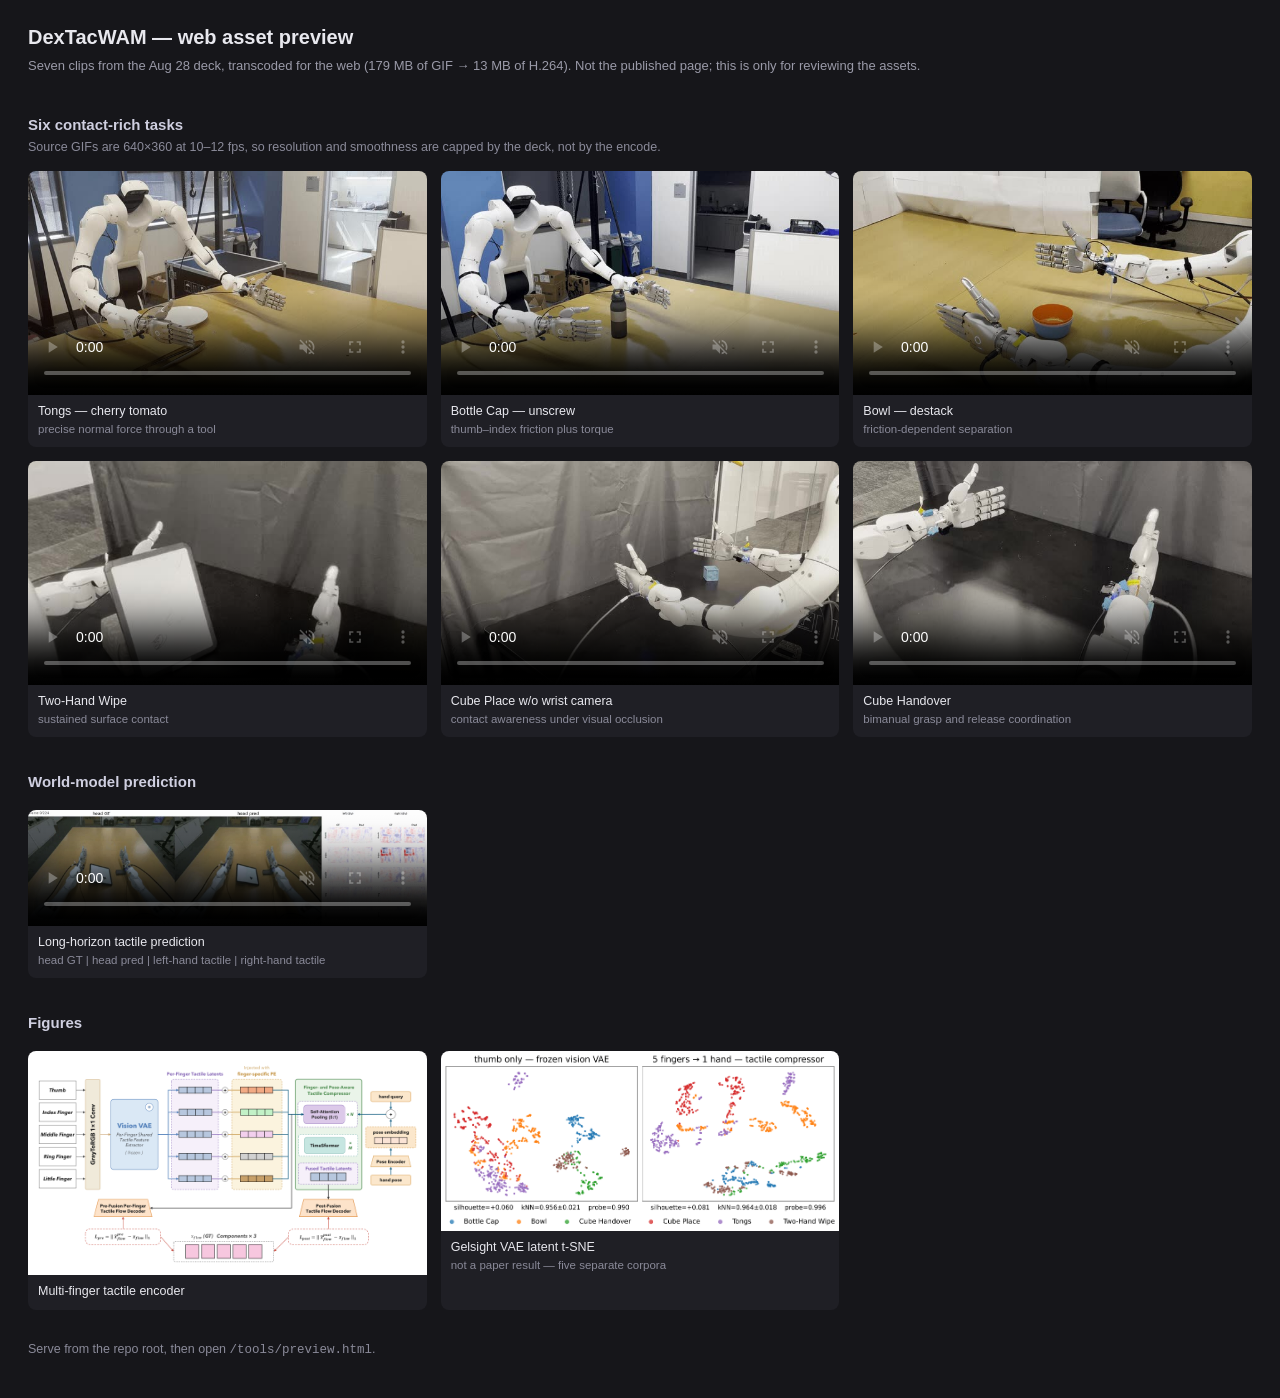
<file: tools/preview.html>
<!DOCTYPE html>
<html lang="en">
<head>
<meta charset="utf-8">
<meta name="viewport" content="width=device-width, initial-scale=1">
<title>DexTacWAM — web asset preview</title>
<style>
  body { margin:0; background:#16161a; color:#e8e8ee;
         font:14px/1.5 -apple-system,BlinkMacSystemFont,"Segoe UI",Roboto,sans-serif; }
  header { padding:22px 28px 8px; }
  h1 { margin:0 0 4px; font-size:20px; font-weight:650; }
  .sub { color:#9a9aa8; font-size:13px; }
  h2 { margin:30px 28px 2px; font-size:15px; font-weight:650; color:#cfcfe0; }
  .note { margin:0 28px; color:#8a8a99; font-size:12.5px; }
  .grid { display:grid; grid-template-columns:repeat(auto-fill,minmax(340px,1fr));
          gap:14px; padding:14px 28px 4px; }
  figure { margin:0; background:#1f1f25; border-radius:8px; overflow:hidden; }
  video, figure img { width:100%; display:block; background:#000; }
  figcaption { padding:7px 10px 9px; font-size:12.5px; }
  .name { color:#e8e8ee; }
  .meta { color:#8a8a99; font-size:11.5px; }
  footer { padding:26px 28px 40px; color:#8a8a99; font-size:12.5px; }
</style>
</head>
<body>
<header>
  <h1>DexTacWAM — web asset preview</h1>
  <div class="sub">Seven clips from the Aug&nbsp;28 deck, transcoded for the web (179&nbsp;MB of GIF &rarr; 13&nbsp;MB of H.264). Not the published page; this is only for reviewing the assets.</div>
</header>

<h2>Six contact-rich tasks</h2>
<p class="note">Source GIFs are 640&times;360 at 10–12&nbsp;fps, so resolution and smoothness are capped by the deck, not by the encode.</p>
<div class="grid">
  <figure><video src="../static/videos/web/tasks/tongs.mp4" poster="../static/videos/web/tasks/tongs_poster.jpg" muted loop autoplay playsinline controls></video>
    <figcaption><div class="name">Tongs — cherry tomato</div><div class="meta">precise normal force through a tool</div></figcaption></figure>
  <figure><video src="../static/videos/web/tasks/bottle_cap.mp4" poster="../static/videos/web/tasks/bottle_cap_poster.jpg" muted loop autoplay playsinline controls></video>
    <figcaption><div class="name">Bottle Cap — unscrew</div><div class="meta">thumb–index friction plus torque</div></figcaption></figure>
  <figure><video src="../static/videos/web/tasks/bowl_destack.mp4" poster="../static/videos/web/tasks/bowl_destack_poster.jpg" muted loop autoplay playsinline controls></video>
    <figcaption><div class="name">Bowl — destack</div><div class="meta">friction-dependent separation</div></figcaption></figure>
  <figure><video src="../static/videos/web/tasks/wipe_whiteboard.mp4" poster="../static/videos/web/tasks/wipe_whiteboard_poster.jpg" muted loop autoplay playsinline controls></video>
    <figcaption><div class="name">Two-Hand Wipe</div><div class="meta">sustained surface contact</div></figcaption></figure>
  <figure><video src="../static/videos/web/tasks/cube_place.mp4" poster="../static/videos/web/tasks/cube_place_poster.jpg" muted loop autoplay playsinline controls></video>
    <figcaption><div class="name">Cube Place w/o wrist camera</div><div class="meta">contact awareness under visual occlusion</div></figcaption></figure>
  <figure><video src="../static/videos/web/tasks/cube_handover.mp4" poster="../static/videos/web/tasks/cube_handover_poster.jpg" muted loop autoplay playsinline controls></video>
    <figcaption><div class="name">Cube Handover</div><div class="meta">bimanual grasp and release coordination</div></figcaption></figure>
</div>

<h2>World-model prediction</h2>
<div class="grid">
  <figure><video src="../static/videos/web/wm_prediction_4col.mp4" poster="../static/videos/web/wm_prediction_4col_poster.jpg" muted loop autoplay playsinline controls></video>
    <figcaption><div class="name">Long-horizon tactile prediction</div><div class="meta">head GT | head pred | left-hand tactile | right-hand tactile</div></figcaption></figure>
</div>

<h2>Figures</h2>
<div class="grid">
  <figure><img src="../static/images/tactile_encoder_architecture.jpg">
    <figcaption><div class="name">Multi-finger tactile encoder</div></figcaption></figure>
  <figure><img src="../static/images/tactile_vae_tsne.png" style="background:#fff">
    <figcaption><div class="name">Gelsight VAE latent t-SNE</div><div class="meta">not a paper result — five separate corpora</div></figcaption></figure>
</div>

<footer>Serve from the repo root, then open <code>/tools/preview.html</code>.</footer>
</body>
</html>
</file>
<file: static/css/style.css>
:root {
  --bg: #ffffff;
  --bg-alt: #f6f7f9;
  --fg: #1a1d23;
  --muted: #5b6472;
  --accent: #2f6df6;
  --accent-soft: #e8f0fe;
  --border: #e3e6ea;
  --radius: 14px;
  --maxw: 1040px;
  --shadow: 0 6px 24px rgba(20, 26, 40, 0.08);
}

* { box-sizing: border-box; }

html { scroll-behavior: smooth; scroll-padding-top: 72px; }

body {
  margin: 0;
  font-family: "Inter", system-ui, -apple-system, "Segoe UI", Roboto, sans-serif;
  color: var(--fg);
  background: var(--bg);
  line-height: 1.65;
  -webkit-font-smoothing: antialiased;
}

a { color: var(--accent); text-decoration: none; }
a:hover { text-decoration: underline; }

.container {
  width: 100%;
  max-width: var(--maxw);
  margin: 0 auto;
  padding: 0 24px;
}
.container.narrow { max-width: 760px; }

/* ---------------- SIDE TABLE OF CONTENTS ---------------- */
.toc {
  display: none;
  position: fixed;
  top: 96px;
  left: calc((100vw - var(--maxw)) / 2 - 208px);
  width: 190px;
  max-height: 78vh;
  overflow-y: auto;
  z-index: 40;
  padding-right: 6px;
}
.toc-title {
  font-size: 0.72rem; font-weight: 700; letter-spacing: 0.08em;
  text-transform: uppercase; color: var(--muted);
  padding: 0 12px 8px;
}
.toc nav { display: flex; flex-direction: column; border-left: 1px solid var(--border); }
.toc-group { display: flex; flex-direction: column; }
.toc a {
  color: var(--muted); font-size: 0.88rem; font-weight: 500;
  padding: 6px 12px; margin-left: -1px;
  border-left: 2px solid transparent; line-height: 1.35;
}
.toc a:hover { color: var(--accent); text-decoration: none; }
.toc > nav > .toc-group > a.active {
  color: var(--accent); font-weight: 700;
  border-left-color: var(--accent);
}
/* collapsible subsection group */
.toc-sub {
  display: flex; flex-direction: column;
  overflow: hidden; max-height: 0;
  opacity: 0;
  transition: max-height 0.3s ease, opacity 0.25s ease;
}
.toc-group.open .toc-sub { max-height: 260px; opacity: 1; }
.toc-sub a {
  font-size: 0.8rem; padding: 5px 12px 5px 24px; color: var(--muted);
}
.toc-sub a::before {
  content: "▸"; margin-right: 6px; opacity: 0; color: var(--accent);
  transition: opacity 0.15s ease;
}
.toc-sub a.active {
  color: var(--accent); font-weight: 600; border-left-color: var(--accent);
}
.toc-sub a.active::before { opacity: 1; }
.toc-sub .toc-sub a { font-size: 0.78rem; padding-left: 36px; }
.subsection-title {
  font-size: clamp(1.35rem, 2.3vw, 1.62rem);
  font-weight: 720; line-height: 1.3; letter-spacing: -0.028em;
  margin: 18px 0 16px; padding-top: 38px;
  border-top: 1px solid var(--border);
  text-wrap: balance;
}
@media (min-width: 1480px) {
  .toc { display: block; }
}

/* ---------------- SCROLL PROGRESS ---------------- */
.scroll-progress {
  position: fixed; top: 0; left: 0; height: 3px; width: 0%;
  background: var(--accent); z-index: 100; transition: width 0.1s ease-out;
}

/* ---------------- STATS BAND ---------------- */
.stats-band {
  background: var(--fg); color: #fff; padding: 28px 0;
}
.stats-band .container { width: 90%; max-width: 1560px; padding: 0; }
.stats {
  display: grid;
  grid-template-columns: repeat(3, 1fr);
  gap: 32px;
  text-align: left;
}
.stat-group { border-left: 3px solid #4a5361; padding-left: 18px; }
.stat-group-title {
  color: #fff;
  font-size: 1.15rem;
  font-weight: 800;
  line-height: 1.5;
  margin-bottom: 6px;
}
.stat-line {
  color: #cdd4de;
  font-size: clamp(0.8rem, 0.96vw, 0.95rem);
  font-weight: 400;
  line-height: 1.6;
  text-wrap: balance;
}
.stat-line strong { color: #fff; font-weight: 800; }

/* ---------------- BAR CHART ---------------- */
.barchart { max-width: 820px; margin: 0 auto 12px; display: grid; gap: 12px; }
.bar-row { display: grid; grid-template-columns: 220px 1fr 44px; align-items: center; gap: 12px; }
.bar-label { font-size: 0.9rem; text-align: right; color: var(--muted); }
.bar-track { background: var(--border); border-radius: 999px; height: 20px; overflow: hidden; }
.bar-fill { display: block; height: 100%; border-radius: 999px; background: #b7c4d6; }
.bar-val { font-weight: 700; font-size: 0.95rem; }
.bar-row.highlight .bar-fill { background: var(--accent); }
.bar-row.highlight .bar-label { color: var(--fg); font-weight: 700; }

/* ---------------- TWO COLUMN FIGURES ---------------- */
.two-col { display: grid; grid-template-columns: 1fr 1fr; gap: 20px; margin-top: 20px; }
.media-frame figcaption { padding: 8px 12px; font-size: 0.85rem; color: var(--muted); text-align: center; }

/* ---------------- DEMO VIDEO GRID ---------------- */
.demo-grid {
  display: grid;
  grid-template-columns: repeat(3, 1fr);
  gap: 18px;
  margin: 8px 0 28px;
}
.demo-card { margin: 0; }
.demo-card video {
  aspect-ratio: 16 / 10;
  object-fit: cover;
  background: #111;
}

.rollout-selector {
  display: flex;
  flex-wrap: wrap;
  justify-content: center;
  gap: 8px;
  margin-top: 14px;
}
.rollout-selector button {
  padding: 7px 13px;
  border: 1px solid rgba(255, 255, 255, 0.45);
  border-radius: 999px;
  background: rgba(10, 16, 28, 0.34);
  color: rgba(255, 255, 255, 0.82);
  cursor: pointer;
  font: inherit;
  font-size: 0.82rem;
  font-weight: 600;
  backdrop-filter: blur(8px);
}
.rollout-selector button:hover,
.rollout-selector button.active {
  color: var(--fg);
  border-color: #fff;
  background: #fff;
}

/* ---------------- NAV ---------------- */
.nav {
  position: sticky;
  top: 0;
  z-index: 50;
  background: rgba(255, 255, 255, 0.85);
  backdrop-filter: saturate(180%) blur(12px);
  border-bottom: 1px solid var(--border);
}
.nav-inner {
  max-width: var(--maxw);
  margin: 0 auto;
  padding: 12px 24px;
  display: flex;
  align-items: center;
  justify-content: space-between;
}
.nav-brand { font-weight: 800; font-size: 1.15rem; color: var(--fg); }
.nav-brand:hover { text-decoration: none; color: var(--accent); }
.nav-links { display: flex; gap: 22px; }
.nav-links a { color: var(--muted); font-weight: 500; font-size: 0.94rem; }
.nav-links a:hover { color: var(--accent); text-decoration: none; }
.nav-toggle {
  display: none;
  background: none; border: none; font-size: 1.4rem; cursor: pointer; color: var(--fg);
}

/* ---------------- HERO ---------------- */
.hero {
  position: relative;
  isolation: isolate;
  overflow: hidden;
  min-height: 620px;
  text-align: center;
  padding: 72px 0 42px;
  color: #fff;
  background: #111722;
}
.hero-media,
.hero-scrim {
  position: absolute;
  inset: 0;
}
.hero-media { z-index: -2; }
.hero-media video {
  width: 100%;
  height: 100%;
  object-fit: cover;
  transition: opacity 0.25s ease;
}
.hero-media video.switching { opacity: 0.25; }
.hero-scrim {
  z-index: -1;
  background:
    linear-gradient(180deg, rgba(5, 10, 20, 0.44), rgba(5, 10, 20, 0.34) 55%, rgba(5, 10, 20, 0.58)),
    radial-gradient(circle at center, rgba(8, 15, 28, 0.04), rgba(8, 15, 28, 0.24));
}
.hero-content {
  display: flex;
  min-height: 506px;
  flex-direction: column;
  align-items: center;
  justify-content: center;
}
.title {
  font-size: clamp(2.8rem, 7vw, 4.6rem);
  font-weight: 800;
  letter-spacing: -0.02em;
  margin: 0;
  color: #fff;
  text-shadow: 0 2px 24px rgba(0, 0, 0, 0.35);
}
.subtitle {
  font-family: "Newsreader", Georgia, serif;
  font-size: clamp(1.1rem, 2.6vw, 1.55rem);
  color: rgba(255, 255, 255, 0.9);
  margin: 12px auto 0;
  max-width: 720px;
}

.badges {
  display: flex; flex-wrap: wrap; gap: 10px; justify-content: center;
  margin: 26px 0 8px;
}
.badge {
  font-size: 0.82rem; font-weight: 600;
  padding: 6px 14px; border-radius: 999px;
  background: rgba(255, 255, 255, 0.12); color: #fff;
  border: 1px solid rgba(255, 255, 255, 0.28);
  backdrop-filter: blur(8px);
}

.authors {
  display: flex; flex-wrap: wrap; gap: 6px 20px; justify-content: center;
  margin-top: 26px; font-size: 1.05rem;
}
.authors sup { color: rgba(255, 255, 255, 0.72); }
.affiliations {
  display: flex; flex-wrap: wrap; gap: 6px 24px; justify-content: center;
  margin-top: 8px; color: rgba(255, 255, 255, 0.76); font-size: 0.95rem;
}

.links {
  display: flex; flex-wrap: wrap; gap: 12px; justify-content: center;
  margin-top: 28px;
}
.link-btn {
  display: inline-flex; align-items: center; gap: 8px;
  background: #fff; color: var(--fg);
  padding: 10px 20px; border-radius: 999px;
  font-weight: 600; font-size: 0.95rem;
  transition: transform 0.15s ease, background 0.15s ease;
}
.link-btn:hover { text-decoration: none; transform: translateY(-2px); background: var(--accent); color: #fff; }
.link-btn .ic { font-size: 1rem; }
.link-btn .ic-svg { display: inline-flex; align-items: center; }
.hero-rollout-status {
  display: flex;
  flex-wrap: wrap;
  justify-content: center;
  gap: 7px 18px;
  margin-top: 24px;
  color: rgba(255, 255, 255, 0.76);
  font-size: 0.82rem;
}
.hero-rollout-task { color: #fff; font-weight: 800; }

/* ---------------- SECTIONS ---------------- */
.section { padding: 60px 0; }
.section.alt { background: var(--bg-alt); border-top: 1px solid var(--border); border-bottom: 1px solid var(--border); }
.section-title {
  font-size: clamp(1.6rem, 4vw, 2.1rem);
  font-weight: 800; letter-spacing: -0.01em;
  text-align: center; margin: 0 0 28px;
}
.lead { color: var(--muted); max-width: 820px; margin: 0 auto 28px; text-align: center; }

/* ---------------- TEASER / MEDIA ---------------- */
.teaser { padding-top: 36px; }
.media-frame {
  margin: 0 auto;
  border-radius: var(--radius);
  overflow: hidden;
  border: 1px solid var(--border);
  box-shadow: var(--shadow);
  background: #fff;
}
.media-frame img,
.media-frame video { display: block; width: 100%; height: auto; }
.media-placeholder {
  display: flex; flex-direction: column; align-items: center; justify-content: center;
  gap: 8px; min-height: 320px; color: var(--muted);
  background: repeating-linear-gradient(45deg, #fafbfc, #fafbfc 12px, #f2f4f7 12px, #f2f4f7 24px);
}
.media-placeholder span { font-weight: 600; }
.media-placeholder code { background: #fff; padding: 2px 6px; border-radius: 6px; border: 1px solid var(--border); }

.pull-quote {
  font-family: "Newsreader", Georgia, serif;
  font-size: 1.25rem; font-style: italic;
  color: var(--fg); max-width: 760px;
  margin: 32px auto 0; text-align: center;
  border-left: 3px solid var(--accent); padding-left: 20px;
}
.caption {
  max-width: 820px; margin: 16px auto 0; text-align: center;
  color: var(--muted); font-size: 0.95rem;
}
.subhead {
  text-align: center; font-weight: 700; font-size: 1.1rem;
  margin: 40px 0 16px; color: var(--fg);
}
.note { text-align: center; color: var(--muted); font-size: 0.88rem; margin-top: 10px; }

/* ---------------- STAGES ---------------- */
.stages { display: grid; gap: 12px; margin-top: 28px; }
.stage {
  background: #fff; border: 1px solid var(--border); border-radius: var(--radius);
  padding: 14px 18px; color: var(--fg);
}
.stage-tag {
  display: inline-block; font-weight: 700; color: var(--accent);
  margin-right: 8px;
}

/* ---------------- TABLES ---------------- */
.table-title { text-align: center; font-size: 1.05rem; margin: 8px 0 14px; }
.table-wrap { overflow-x: auto; margin-bottom: 28px; }
.results-table {
  width: 100%; border-collapse: collapse; background: #fff;
  border: 1px solid var(--border); border-radius: var(--radius); overflow: hidden;
  font-size: 0.95rem;
}
.results-table th, .results-table td {
  padding: 12px 14px; text-align: center; border-bottom: 1px solid var(--border);
}
.results-table th { background: var(--bg-alt); font-weight: 700; }
.results-table td:first-child, .results-table th:first-child { text-align: left; }
.results-table tr:last-child td { border-bottom: none; }
.results-table tr.highlight { background: var(--accent-soft); }
.method-item h3 { margin: 0 0 8px; }
.card h3 { margin: 8px 0 6px; font-size: 1.05rem; }

/* ---------------- CARDS (insights) ---------------- */
.cards { display: grid; grid-template-columns: repeat(3, 1fr); gap: 20px; }
.card {
  background: #fff; border: 1px solid var(--border);
  border-radius: var(--radius); padding: 26px; box-shadow: var(--shadow);
}
.card-num {
  font-weight: 800; font-size: 1.6rem; color: var(--accent);
  margin-bottom: 10px;
}
.card p { margin: 0; color: var(--fg); }

/* ---------------- DESIGN HIGHLIGHT ---------------- */
.design-highlight {
  position: relative;
  background: linear-gradient(135deg, var(--accent-soft), #ffffff);
  border: 1px solid rgba(47, 109, 246, 0.25);
  border-radius: var(--radius);
  padding: 30px 26px 26px;
  margin-bottom: 28px;
  box-shadow: var(--shadow);
}
.design-tag {
  position: absolute; top: -13px; left: 24px;
  background: var(--accent); color: #fff;
  font-size: 0.78rem; font-weight: 700; letter-spacing: 0.04em;
  padding: 5px 14px; border-radius: 999px;
}
.design-items { display: grid; grid-template-columns: 1fr 1fr; gap: 24px; }
@media (min-width: 821px) {
  #data-efficiency .design-items { grid-template-columns: repeat(3, minmax(0, 1fr)); }
}
.design-item h3 { margin: 0 0 8px; font-size: 1.08rem; color: var(--fg); }
.design-item p { margin: 0; color: var(--fg); }

/* ---------------- METHOD ---------------- */
.method-grid { display: grid; grid-template-columns: repeat(2, 1fr); gap: 20px; }
.method-item {
  background: #fff; border: 1px solid var(--border);
  border-radius: var(--radius); padding: 24px; box-shadow: var(--shadow);
}
.method-item h3 { margin: 0 0 8px; font-size: 1.15rem; }
.method-item p { margin: 0; color: var(--muted); }

/* ---------------- TAKEAWAYS ---------------- */
.takeaways { max-width: 760px; margin: 26px auto 0; padding-left: 20px; }
.takeaways li { margin-bottom: 8px; }

/* ---------------- Q&A ---------------- */
.qa {
  background: #fff; border: 1px solid var(--border); border-radius: var(--radius);
  padding: 4px 20px; margin-bottom: 12px; box-shadow: var(--shadow);
}
.qa summary {
  position: relative; cursor: pointer; font-weight: 600;
  padding: 14px 34px 14px 0; list-style: none;
}
.qa summary::-webkit-details-marker { display: none; }
.qa summary::after {
  content: "+"; position: absolute; right: 0; top: 50%;
  transform: translateY(-50%); color: var(--accent);
  font-size: 1.4rem; font-weight: 700;
}
.qa[open] summary::after { content: "\2212"; }
.qa p { margin: 0 0 16px; color: var(--muted); }

/* ---------------- BIBTEX ---------------- */
.bibtex {
  background: #0f1115; color: #e6e8eb;
  border-radius: var(--radius); padding: 22px;
  overflow-x: auto; font-size: 0.88rem; line-height: 1.6;
}
.copy-btn {
  margin-top: 12px; padding: 8px 18px; border-radius: 999px;
  border: 1px solid var(--border); background: #fff; cursor: pointer;
  font-weight: 600; font-size: 0.88rem;
}
.copy-btn:hover { background: var(--accent-soft); border-color: var(--accent); color: var(--accent); }

/* ---------------- TEAM ---------------- */
.team { display: flex; flex-wrap: wrap; gap: 32px; justify-content: center; }
.member { display: flex; flex-direction: column; align-items: center; gap: 10px; }
.avatar {
  width: 92px; height: 92px; border-radius: 50%;
  background: linear-gradient(135deg, var(--accent-soft), #dfe6f2);
  border: 1px solid var(--border);
}
.member span { font-weight: 500; }

/* ---------------- FOOTER ---------------- */
.footer { padding: 36px 0; border-top: 1px solid var(--border); color: var(--muted); text-align: center; font-size: 0.9rem; }

/* ---------------- RESPONSIVE ---------------- */
@media (max-width: 820px) {
  .nav-links {
    position: absolute; top: 100%; right: 0; left: 0;
    flex-direction: column; gap: 0;
    background: #fff; border-bottom: 1px solid var(--border);
    padding: 8px 24px; display: none;
  }
  .nav-links.open { display: flex; }
  .nav-links a { padding: 10px 0; }
  .nav-toggle { display: block; }
  .cards, .method-grid, .design-items { grid-template-columns: 1fr; }
  .two-col { grid-template-columns: 1fr; }
  .demo-grid { grid-template-columns: 1fr; }
  .hero { min-height: 680px; }
  .hero-content { min-height: 566px; }
  .hero-rollout-status { flex-direction: column; gap: 2px; }
  .bar-row { grid-template-columns: 130px 1fr 36px; gap: 8px; }
  .bar-label { font-size: 0.8rem; }
}

@media (min-width: 821px) and (max-width: 1100px) {
  .demo-grid { grid-template-columns: 1fr 1fr; }
}

@media (max-width: 1250px) {
  .stats-band .container { width: 92%; }
  .stats { grid-template-columns: 1fr; gap: 22px; }
}


/* Visual refinements to the original page. The section structure is unchanged. */
:root{--fg:#14233f;--muted:#53627b;--accent:#275cda;--accent-soft:#edf3ff;--bg-alt:#f6f8fc;--border:#dfe6f0;--maxw:1120px;--radius:14px;--shadow:0 8px 28px -16px rgba(16,38,80,.18);--nav-height:66px}
html{scroll-padding-top:96px}body{line-height:1.8;font-size:1rem}button,select{font:inherit}button,a,select,summary{-webkit-tap-highlight-color:transparent}button:focus-visible,a:focus-visible,select:focus-visible,summary:focus-visible,[tabindex]:focus-visible{outline:3px solid #4d7eef;outline-offset:4px}.container{padding-inline:30px}.container.narrow{max-width:880px}.brand-accent{color:var(--accent)}.skip-link{position:fixed;top:10px;left:12px;transform:translateY(-150%);z-index:110;padding:10px 18px;background:#14233f;color:#fff;border-radius:7px}.skip-link:focus{transform:none}.scroll-progress{background:linear-gradient(90deg,#275cda,#779af3);height:3px;transition:none}
/* Full-screen video and the original centered masthead. */
.nav{background:rgba(255,255,255,.96);backdrop-filter:blur(16px)}.nav-inner{max-width:1440px;min-height:66px;padding:12px 28px;gap:26px}.nav-brand{font-size:1.2rem;letter-spacing:-.045em;white-space:nowrap}.nav-links{gap:20px;align-items:center}.nav-links a{font-size:.875rem;white-space:nowrap;line-height:1.5;padding-block:6px}.nav-links a.active{color:var(--accent)}.nav-toggle{min-width:44px;min-height:44px;border:1px solid var(--border);border-radius:7px;font-size:1.2rem}.hero{min-height:calc(100vh - var(--nav-height));min-height:calc(100svh - var(--nav-height));padding:42px 0 62px;display:flex;align-items:center;justify-content:center}.hero-content{min-height:0;max-width:1160px;position:relative;z-index:1}.hero-media{background:#15213a}.hero-media video{object-fit:cover;object-position:center center;transition:opacity .3s ease}.hero-scrim{background:linear-gradient(180deg,rgba(7,16,31,.32) 0%,rgba(7,16,31,.44) 55%,rgba(7,16,31,.68) 100%),radial-gradient(ellipse at center,rgba(8,16,31,.23),rgba(8,16,31,.07))}.title{font-size:clamp(3.2rem,7.5vw,6.6rem);line-height:1.1;letter-spacing:-.055em;font-weight:800;text-shadow:0 3px 28px rgba(5,13,29,.25)}.title .brand-accent{color:#8aadff}.subtitle{font-size:clamp(1.5rem,2.8vw,2.25rem);line-height:1.26;max-width:860px;color:#fff;font-weight:500;margin-top:18px;text-wrap:balance}.badges{margin:24px 0 2px;gap:9px}.badge{font-size:.8125rem;font-weight:500;padding:6px 13px;background:rgba(13,29,56,.34);border-color:rgba(255,255,255,.3);backdrop-filter:blur(6px)}.authors{max-width:1020px;font-size:1rem;gap:3px 20px;margin-top:24px;color:#fff}.authors sup{color:#c7d7ff;margin-left:1px}.affiliations{max-width:1020px;gap:3px 20px;font-size:.8125rem;color:#e0e7f4;line-height:1.8}.affiliations span:nth-child(3){flex-basis:auto}.links{margin-top:23px;gap:12px}.link-btn{min-height:44px;padding:10px 23px;font-size:.875rem;border-radius:7px;box-shadow:0 4px 12px -8px #000}.link-btn:hover{transform:translateY(-2px);background:#dce7ff;color:#13243e}.hero-rollout-status{margin-top:21px;gap:4px 15px;font-size:.8125rem;color:#e0e7f5}.hero-rollout-task{font-weight:650}.rollout-selector{gap:7px;margin-top:12px}.rollout-selector button{font-size:.875rem;min-height:40px;padding:7px 13px;border-radius:6px;background:rgba(10,24,46,.45);border-color:rgba(255,255,255,.35);color:#f4f7ff}.rollout-selector button.active{background:#fff;color:var(--fg)}.hero-playback{position:absolute;right:24px;bottom:20px;z-index:3;display:flex;align-items:center;gap:9px;padding:8px 13px;border:1px solid rgba(255,255,255,.4);border-radius:7px;background:rgba(12,25,47,.7);color:#fff;font-size:.8125rem;min-height:40px;backdrop-filter:blur(6px)}.playback-icon{width:13px;text-align:center;font-size:.75rem}.hero-playback:hover{background:rgba(35,64,113,.9)}
/* Original section hierarchy, with a consistent spacing rhythm and justified prose. */
.section{padding:76px 0}.section.alt{border-color:#e8edf5}.section-title{font-size:clamp(1.9rem,3.3vw,2.55rem);font-weight:750;line-height:1.25;letter-spacing:-.035em;margin-bottom:32px;text-wrap:balance}.section-title::after{content:"";display:block;width:42px;height:3px;border-radius:2px;background:var(--accent);margin:19px auto 0}.section p,.section .stage,.takeaways{text-align:justify;text-justify:inter-word;hyphens:auto;text-wrap:pretty}.section p{line-height:1.85;}.lead{font-size:1.0625rem;max-width:900px;margin-bottom:32px;color:#526078}.container.narrow>p{line-height:1.95}.caption{font-size:.9375rem;max-width:1200px;margin:20px auto 0;line-height:1.8;color:var(--muted)}.note{font-size:.875rem;max-width:100%;line-height:1.75;margin:14px auto 26px;color:var(--muted)}.subhead{font-size:1.18rem;line-height:1.45;margin:44px 0 21px;font-weight:650;letter-spacing:-.018em}.table-title{font-size:1.125rem;line-height:1.5;margin:38px 0 20px;letter-spacing:-.015em}.section-title+.table-title{margin-top:0}.teaser{padding-top:48px}.media-frame{box-shadow:0 7px 25px -19px rgba(16,38,80,.3);border-radius:14px}.media-frame img{height:auto;object-fit:contain}.pull-quote{font-size:1.48rem;line-height:1.5;max-width:870px;margin-top:30px;border-left:0;border-top:1px solid var(--border);border-bottom:1px solid var(--border);padding:22px 34px;text-align:center;color:#234784;font-style:normal;background:linear-gradient(90deg,#fff,#f4f7ff,#fff)}
.stats-band{background:#14243f;padding:32px 0}.stats-band .container{width:100%;max-width:1320px;padding-inline:32px}.stats{grid-template-columns:repeat(3,minmax(0,1fr));gap:36px}.stat-group{border-left:2px solid #5275bb;padding-left:22px}.stat-group-title{font-size:1rem;letter-spacing:.01em;line-height:1.55;margin-bottom:8px}.stat-line{font-size:.875rem;line-height:1.8;text-wrap:pretty;color:#d1dbee}.stat-line strong{font-weight:700}.stat-line+.stat-line{margin-top:2px}
.cards{gap:24px;margin-top:28px}.card{padding:27px;border-radius:12px;border-color:var(--border);box-shadow:none;transition:transform .2s ease,box-shadow .2s ease}.card:hover{transform:translateY(-3px);box-shadow:0 12px 28px -19px rgba(21,53,107,.25)}.card-num{font-size:.875rem;letter-spacing:.08em;display:inline-flex;align-items:center;justify-content:center;width:38px;height:38px;background:var(--accent-soft);border:1px solid #d4e0fb;border-radius:9px;margin-bottom:12px}.card h3{font-size:1.09rem;line-height:1.5;margin:0 0 13px;letter-spacing:-.02em}.card p,.method-item p{font-size:1rem;line-height:1.85;color:var(--muted)}.design-highlight{padding:37px 30px 29px;background:linear-gradient(120deg,#f0f5ff,#fff);border-color:#cddbf7;box-shadow:none;margin:10px 0 32px}.design-tag{font-size:.8125rem;left:25px;padding:5px 15px;border-radius:6px;letter-spacing:.015em}.design-items{gap:34px}.design-item h3{font-size:1.1rem;line-height:1.5;margin-bottom:12px}.design-item p{font-size:1rem;color:var(--muted)}.method-grid{gap:24px;margin-top:30px}.method-item{padding:27px;box-shadow:none;border-radius:12px;border-top:3px solid #8ca9e9}.method-item h3{font-size:1.125rem;line-height:1.45;margin-bottom:13px;letter-spacing:-.02em}.stages{gap:15px;margin-top:32px}.stage{padding:20px 24px;line-height:1.85;background:#fff;border-radius:10px}.stage-tag{font-size:.875rem;background:var(--accent-soft);border:1px solid #d8e3f9;border-radius:5px;padding:2px 8px;margin-right:10px;white-space:nowrap}.takeaways{max-width:950px;margin-top:28px;line-height:1.85;padding-left:24px}.takeaways li+li{margin-top:11px}
.table-wrap{max-width:100%;border:1px solid var(--border);border-radius:12px;background:#fff;scrollbar-width:thin;margin-bottom:18px}.results-table{border:0;overflow:visible;border-radius:0;font-size:.9375rem;font-variant-numeric:tabular-nums;line-height:1.6}.results-table th,.results-table td{padding:15px 16px}.results-table th{background:#edf2fa;font-size:.875rem;font-weight:650;vertical-align:middle}.results-table td{color:#3c4d66}.results-table td:first-child,.results-table th:first-child{min-width:165px}.results-table tr.highlight{background:#edf3ff}.results-table tr.highlight td{color:#1c49a3}.results-table tbody tr{transition:background .15s ease}.results-table tbody tr:hover{background:#f3f6fc}.results-table tbody tr.highlight:hover{background:#e4edff}.results-table strong{font-weight:700}
/* The same result chart, now animated and interactive. */
.chart-panel{padding:25px 28px 23px;border:1px solid var(--border);border-radius:14px;background:#fff;box-shadow:0 8px 28px -23px rgba(21,53,107,.25);margin-bottom:18px}.chart-axis{display:flex;justify-content:space-between;font-size:.75rem;color:#61708a;font-variant-numeric:tabular-nums;margin:0 132px 13px 237px;line-height:1.4}.barchart{max-width:none;gap:15px;margin:0}.bar-row{grid-template-columns:225px minmax(0,1fr) 45px 63px;gap:12px;position:relative;border-radius:7px;padding:9px 0;cursor:default;outline-offset:2px}.bar-row:focus,.bar-row:hover{background:#f5f8fe;box-shadow:0 0 0 7px #f5f8fe}.bar-label{text-align:left;font-size:.875rem;line-height:1.5;color:#506079}.ours-tag{display:inline-block;font-size:.75rem;color:#2455be;background:#e9f0ff;padding:1px 6px;border-radius:4px;margin-left:5px;font-weight:500}.bar-track{height:23px;background:repeating-linear-gradient(90deg,transparent,transparent calc(25% - 1px),#dce3ef calc(25% - 1px),#dce3ef 25%),#f1f4f9;border-radius:4px}.bar-fill{border-radius:4px;background:#a2b2ce;transform-origin:left center;will-change:auto}.bar-row.highlight .bar-fill{background:linear-gradient(90deg,#2458d1,#658bec)}.bar-row.highlight .bar-label,.bar-row.highlight .bar-val{color:#2458c7}.bar-val{font-variant-numeric:tabular-nums;text-align:right;font-size:.9375rem}
.demo-grid{gap:24px;margin:28px 0}.demo-card{box-shadow:none;border-radius:12px}.demo-card video{aspect-ratio:16/9;object-fit:contain;background:#111827}.media-frame figcaption{padding:17px 19px;text-align:left;font-size:.9375rem;line-height:1.65;color:var(--muted)}.demo-card figcaption strong{color:var(--fg)}.qa{box-shadow:none;border-radius:11px;padding:4px 23px;margin-bottom:14px}.qa summary{font-size:1rem;line-height:1.65;padding-block:18px}.qa[open]{border-color:#c5d5f2}.qa[open] summary{color:#2451a3}.qa p{line-height:1.85;margin-bottom:20px}.bibtex{background:#14243f;font-size:.875rem;line-height:1.8;padding:26px;border-radius:12px}.bibtex code{white-space:pre-wrap;overflow-wrap:anywhere}.copy-btn{min-height:44px;border-radius:7px;padding:9px 17px;margin-top:5px}.copy-status{font-size:.875rem;color:var(--muted);margin-left:13px}
/* Restore the original team section and its circular portraits. */
.team{display:grid;grid-template-columns:repeat(7,minmax(0,1fr));gap:34px 10px;justify-content:center;max-width:1070px;margin:37px auto 0}.member{grid-column:auto;gap:14px;text-align:center}.avatar{width:94px;height:94px;display:flex;align-items:center;justify-content:center;font-size:1.35rem;font-weight:600;letter-spacing:-.035em;color:#7c96c4;background:linear-gradient(145deg,#edf3ff,#e2eaf7);border-color:#d8e3f5;box-shadow:inset 0 0 0 5px rgba(255,255,255,.48);transition:transform .2s ease,box-shadow .2s ease}.member:hover .avatar{transform:translateY(-4px);box-shadow:0 10px 23px -15px #426cc0,inset 0 0 0 5px rgba(255,255,255,.5)}.member>span{font-size:.875rem;font-weight:550;line-height:1.6;color:#25344c}.footer{padding:30px 0 34px;font-size:.875rem}.footer p{max-width:850px;margin-inline:auto}
.toc{top:calc(var(--nav-height) + 30px);left:calc((100vw - var(--maxw))/2 - 210px);width:184px;max-height:calc(100vh - var(--nav-height) - 60px);scrollbar-width:thin;opacity:1;visibility:visible;transition:opacity .2s ease}.toc.toc-hidden{opacity:0;visibility:hidden}.toc-title{font-size:.75rem}.toc a{font-size:.875rem;line-height:1.5;padding-block:7px}.toc-sub a{font-size:.8125rem;padding-left:19px}.toc-group.open .toc-sub{max-height:380px}
@media(min-width:1480px) and (max-width:1579px){.toc{display:none}}@media(min-width:1580px){.toc{display:block}}
@media(max-width:1230px){.nav-links{gap:14px}.nav-inner{gap:22px;padding-inline:24px}.nav-links a{font-size:.8125rem}.stats{gap:24px}.stats-band .container{width:100%}.stat-group{padding-left:18px}.bar-row{grid-template-columns:205px minmax(0,1fr) 45px 60px}.chart-axis{margin-left:217px;margin-right:129px}}
@media(max-width:1120px){.nav-links{display:none;position:absolute;top:100%;left:0;right:0;background:#fff;border-bottom:1px solid var(--border);padding:18px 28px;grid-template-columns:repeat(4,minmax(0,1fr));gap:8px 24px;box-shadow:0 12px 25px -20px #2e4266}.nav-links.open{display:grid}.nav-links a{font-size:.875rem;padding:9px 0}.nav-toggle{display:block}.hero{padding-top:40px}.stats{grid-template-columns:repeat(3,minmax(0,1fr));gap:22px}.stat-group-title{font-size:.9375rem}.stat-line{font-size:.8125rem}.cards{gap:20px}.card{padding:23px}.team{grid-template-columns:repeat(7,minmax(0,1fr));gap:30px 10px}.member{grid-column:auto}}
@media(max-width:820px){.container{padding-inline:23px}.nav-inner{padding-inline:23px}.nav-links{grid-template-columns:repeat(3,minmax(0,1fr));padding-inline:23px}.hero{min-height:calc(100svh - var(--nav-height));padding:40px 0 68px}.hero-content{min-height:0}.title{font-size:clamp(3rem,9vw,5.2rem)}.subtitle{font-size:1.75rem}.badges{margin-top:21px}.authors{font-size:.9375rem;gap:3px 18px;margin-top:22px}.affiliations{font-size:.8125rem}.hero-rollout-status{flex-direction:row;gap:3px 13px}.hero-playback{right:20px;bottom:17px}.section{padding-block:58px}.section-title{font-size:2rem;margin-bottom:28px}.lead{font-size:1rem}.stats{grid-template-columns:1fr;gap:21px}.stat-line{font-size:.9375rem}.stat-group-title{font-size:1rem}.stats-band .container{padding-inline:24px}.stat-group{padding-left:20px}.stats-band{padding-block:28px}.cards,.design-items,.method-grid{grid-template-columns:1fr}.cards{margin-top:24px}.design-highlight{padding:35px 24px 26px}.design-items{gap:27px}.card p,.design-item p,.method-item p{font-size:1rem}.section .note{font-size:.875rem}.chart-panel{padding:23px 22px}.bar-row{grid-template-columns:180px minmax(0,1fr) 41px 51px;gap:10px}.chart-axis{margin-left:190px;margin-right:112px}.bar-label{font-size:.875rem}.bar-track{height:21px}.team{grid-template-columns:repeat(3,minmax(0,1fr));gap:32px 22px;max-width:580px}.member{grid-column:auto;justify-self:stretch}.member:last-child{grid-column:2/span 1}.demo-grid{grid-template-columns:1fr 1fr;gap:20px}.media-frame figcaption{font-size:.875rem}.avatar{width:90px;height:90px}.pull-quote{font-size:1.3rem;padding:20px 22px}.table-title,.subhead{font-size:1.0625rem}.results-table th,.results-table td{padding:13px 14px}}
@media(max-width:600px){.container{padding-inline:20px}.nav-inner{padding-inline:20px}.nav-links{grid-template-columns:repeat(2,minmax(0,1fr));padding:13px 20px;max-height:calc(100svh - var(--nav-height));overflow:auto}.hero{padding-top:34px}.title{font-size:clamp(2.7rem,10.6vw,4rem)}.subtitle{font-size:1.45rem;line-height:1.35;margin-top:14px}.badges{gap:6px;margin-top:19px}.badge{font-size:.75rem;padding:5px 10px}.authors{font-size:.875rem;gap:3px 14px;line-height:1.8;margin-top:20px}.affiliations{font-size:.75rem;gap:3px 12px;line-height:1.7;margin-top:10px}.links{margin-top:20px}.hero-rollout-status{font-size:.75rem;margin-top:19px}.rollout-selector{gap:6px;margin-top:11px}.rollout-selector button{font-size:.8125rem;min-height:40px;padding:7px 10px}.hero-playback{font-size:.75rem}.section{padding-block:49px}.section-title{font-size:1.85rem;letter-spacing:-.025em}.section-title::after{margin-top:17px}.section p,.section .stage,.takeaways{hyphens:auto}.card h3,.method-item h3{font-size:1.05rem}.card,.method-item{padding:23px}.caption{font-size:.875rem;margin-top:17px}.note{font-size:.875rem}.design-tag{font-size:.75rem;max-width:calc(100% - 34px);left:17px;line-height:1.5}.design-highlight{padding:36px 21px 23px}.design-items{gap:24px}.stage{padding:19px 21px}.stage-tag{display:table;margin-bottom:9px}.demo-grid{grid-template-columns:1fr;gap:24px}.media-frame figcaption{padding:17px 19px;font-size:.9375rem}.chart-panel{padding:21px 16px}.chart-axis{margin:0 109px 16px 0}.bar-row{grid-template-columns:minmax(0,1fr) 39px 50px;gap:7px 10px;padding:7px 0}.bar-label{grid-column:1/-1;font-size:.875rem}.bar-track{height:21px}.bar-val{font-size:.875rem}.barchart{gap:17px}.chart-panel::before{content:"";display:none}.team{grid-template-columns:repeat(2,minmax(0,1fr));gap:31px 20px;max-width:390px}.member:last-child{grid-column:1/-1}.member>span{font-size:.875rem}.avatar{width:92px;height:92px}.qa{padding-inline:18px}.qa summary{font-size:1rem;padding-right:27px}.qa p{font-size:1rem}.bibtex{padding:21px;font-size:.8125rem}.copy-status{display:block;margin:9px 0 0}.table-wrap{border-radius:9px}.results-table{font-size:.875rem}.results-table th{font-size:.8125rem}.footer{font-size:.8125rem}.takeaways{padding-left:21px}.pull-quote{font-size:1.2rem;padding-inline:10px}}
@media(prefers-reduced-motion:reduce){html{scroll-behavior:auto}*,*::before,*::after{animation:none!important;transition:none!important}.card:hover,.member:hover .avatar,.link-btn:hover{transform:none}}

/* Keep each stage badge beside a separate, consistently aligned text column. */
.section .stage {
  display: grid;
  grid-template-columns: 80px minmax(0, 1fr);
  gap: 20px;
  align-items: start;
  text-align: left;
  hyphens: none;
}
.stage .stage-tag {
  display: inline-block;
  justify-self: start;
  margin: 0;
}
.stage-content {
  min-width: 0;
  text-align: justify;
  hyphens: none;
  overflow-wrap: break-word;
}
@media (max-width: 600px) {
  .section .stage {
    grid-template-columns: 70px minmax(0, 1fr);
    gap: 14px;
  }
}

/* Requested refinements: a clean score chart and the reference demonstration cards. */
.simplified-chart { padding: 30px 28px; }
.simplified-chart .bar-row {
  grid-template-columns: 225px minmax(0, 1fr) 45px;
  gap: 16px;
  padding: 9px 0;
}
.simplified-chart .bar-row:hover,
.simplified-chart .bar-row:focus { background: transparent; box-shadow: none; }
.simplified-chart .chart-axis { margin: 0 61px 15px 241px; }
.simplified-chart .barchart { gap: 15px; }
.simplified-chart .bar-label { text-decoration: none; }
#task-demos {
  display: grid;
  grid-template-columns: repeat(3, minmax(0, 1fr));
  gap: 24px 20px;
  align-items: stretch;
}
#task-demos .demo-card {
  display: flex;
  flex-direction: column;
  min-width: 0;
  margin: 0;
  background: #fff;
  border: 1px solid #d6e0f2;
  border-radius: 11px;
  overflow: hidden;
  box-shadow: none;
}
#task-demos .demo-media { position: relative; background: #111827; }
#task-demos video { width: 100%; height: auto; aspect-ratio: 16 / 9; object-fit: contain; }
#task-demos .demo-number {
  position: absolute;
  left: 9px;
  top: 9px;
  background: rgba(17, 41, 79, .9);
  color: #fff;
  border-radius: 4px;
  padding: 4px 7px;
  font-size: .75rem;
  line-height: 1.4;
  font-variant-numeric: tabular-nums;
  pointer-events: none;
}
#task-demos .demo-caption { padding: 19px 18px 21px; flex: 1; text-align: left; }
#task-demos .demo-category {
  display: block;
  color: #215be0;
  font-size: .75rem;
  font-weight: 650;
  line-height: 1.55;
  margin-bottom: 7px;
}
#task-demos .demo-caption h3 {
  font-size: 1rem;
  line-height: 1.45;
  font-weight: 650;
  letter-spacing: -.02em;
  margin: 0 0 8px;
  color: #162743;
}
#task-demos .demo-caption p {
  font-size: .875rem;
  line-height: 1.7;
  margin: 0;
  color: #526481;
  text-align: left;
  hyphens: none;
}
@media (max-width: 900px) {
  #task-demos { grid-template-columns: repeat(2, minmax(0, 1fr)); }
  .simplified-chart .bar-row { grid-template-columns: 185px minmax(0, 1fr) 45px; gap: 12px; }
  .simplified-chart .chart-axis { margin-left: 197px; margin-right: 57px; }
}
@media (max-width: 600px) {
  #task-demos { grid-template-columns: 1fr; gap: 24px; }
  .simplified-chart { padding: 23px 18px; }
  .simplified-chart .bar-row { grid-template-columns: minmax(0, 1fr) 40px; gap: 8px 12px; }
  .simplified-chart .bar-label { grid-column: 1 / -1; }
  .simplified-chart .chart-axis { margin-left: 0; margin-right: 52px; }
  .simplified-chart .barchart { gap: 17px; }
}

/* Explicit author rows and a dedicated equal-advising line. */
.project-info .authors {
  display: flex;
  flex-direction: column;
  align-items: center;
  width: 100%;
  max-width: 1080px;
  gap: 8px;
  margin-top: 24px;
  font-size: 1.05rem;
  line-height: 1.75;
}
.project-info .author-row {
  display: flex;
  flex-wrap: wrap;
  justify-content: center;
  align-items: baseline;
  gap: 4px 20px;
  max-width: 100%;
}
.project-info .author-row > span { white-space: nowrap; }
.project-info .affiliations {
  display: flex;
  flex-direction: column;
  align-items: center;
  width: 100%;
  max-width: 1080px;
  gap: 9px;
  margin-top: 12px;
  font-size: .9375rem;
  line-height: 1.75;
  text-align: center;
}
.project-info .affiliation-row {
  display: flex;
  flex-wrap: wrap;
  justify-content: center;
  align-items: baseline;
  gap: 4px 24px;
  max-width: 100%;
}
.project-info .visit-note,
.project-info .advising-note { display: block; width: 100%; }
@media (max-width: 900px) {
  .project-info .authors { font-size: .9375rem; }
  .project-info .author-row { column-gap: 17px; }
  .project-info .affiliations { font-size: .8125rem; }
  .project-info .affiliation-row { column-gap: 18px; }
}
@media (max-width: 600px) {
  .project-info .authors { font-size: .875rem; gap: 8px; margin-top: 20px; }
  .project-info .author-row { gap: 4px 14px; }
  .project-info .affiliations { font-size: .75rem; gap: 8px; margin-top: 11px; }
  .project-info .affiliation-row { gap: 4px 12px; }
}

/* Keep the project-lead credit below the two institution names. */
.project-info .project-lead-note {
  display: block;
  width: 100%;
  text-align: center;
}


/* An immersive opening panel, followed by the project credits on white. */
.hero {
  display: grid;
  grid-template-columns: minmax(0, 1fr);
  grid-template-rows: minmax(28px, 1fr) auto minmax(165px, 1fr);
  min-height: calc(100vh - var(--nav-height));
  min-height: calc(100svh - var(--nav-height));
  padding: 28px 0 20px;
}
.hero-content { grid-row: 2; width: 100%; min-height: 0; }
.hero-bottom {
  grid-row: 3;
  align-self: end;
  position: relative;
  z-index: 1;
  width: 100%;
  padding-top: 30px;
}
.hero-bottom .hero-rollout-status { margin-top: 0; }
.hero-bottom .rollout-selector { margin-top: 12px; }
.hero-footer-actions {
  display: flex;
  flex-wrap: wrap;
  align-items: center;
  justify-content: center;
  gap: 8px 24px;
  margin-top: 22px;
}
.hero-scroll {
  display: inline-flex;
  align-items: center;
  gap: 11px;
  min-height: 40px;
  color: #fff;
  font-size: .8125rem;
  font-weight: 500;
  text-decoration: none;
}
.hero-scroll svg { transition: transform .2s ease; }
.hero-scroll:hover { color: #fff; text-decoration: none; }
.hero-scroll:hover svg { transform: translateY(3px); }
.hero-footer-actions .hero-playback {
  position: static;
  background: rgba(12, 25, 47, .35);
  border-color: rgba(255, 255, 255, .25);
}
.project-info {
  padding: 58px 0 60px;
  background: #fff;
  color: var(--fg);
  text-align: center;
  scroll-margin-top: var(--nav-height);
}
.project-info-content {
  display: flex;
  flex-direction: column;
  align-items: center;
}
.project-heading { width: 100%; margin-bottom: 30px; }
.project-title {
  margin: 0;
  color: var(--fg);
  font-size: clamp(2.4rem, 4.8vw, 4rem);
  line-height: 1.12;
  font-weight: 800;
  letter-spacing: -.05em;
}
.project-title .brand-accent { color: var(--accent); }
.project-subtitle {
  max-width: 800px;
  margin: 14px auto 0;
  color: var(--fg);
  font-family: "Newsreader", Georgia, serif;
  font-size: clamp(1.35rem, 2.4vw, 1.85rem);
  font-weight: 500;
  line-height: 1.35;
  text-align: center;
  text-wrap: balance;
}
#project-highlights { scroll-margin-top: var(--nav-height); }
.project-info .authors {
  color: var(--fg);
  margin-top: 0;
  font-weight: 500;
}
.project-info .authors sup { color: var(--muted); font-weight: 400; }
.project-info .affiliations { color: var(--muted); margin-top: 22px; gap: 6px; }
.project-info .affiliation-row { margin-bottom: 4px; }
.project-info .project-lead-note,
.project-info .visit-note,
.project-info .advising-note { font-size: .8125rem; }
.project-info .links { margin-top: 26px; }
.project-info .link-btn {
  border: 1px solid #cbd5e4;
  background: #fff;
  color: var(--fg);
  box-shadow: none;
}
.project-info .link-btn:hover {
  border-color: var(--accent);
  background: var(--accent-soft);
  color: var(--accent);
  transform: translateY(-2px);
}
/* Placeholder for a button whose target is not public yet: it keeps the row's
   shape but must not look or behave like something you can click. */
.project-info .link-btn.is-pending,
.project-info .link-btn.is-pending:hover {
  border-style: dashed;
  border-color: #d5dce7;
  background: #fff;
  color: var(--muted);
  cursor: default;
  transform: none;
}
.institution-logos {
  display: flex;
  flex-wrap: wrap;
  align-items: center;
  justify-content: center;
  gap: 56px 76px;
  width: 100%;
  margin-top: 56px;
}
.institution-logo { display: block; height: auto; object-fit: contain; flex-shrink: 0; }
.institution-logo-uiuc { width: 216px; }
.institution-logo-berkeley { width: 218px; }
.institution-logo-northwestern { width: 232px; }
@media (max-width: 600px) {
  .hero { padding: 20px 0 16px; grid-template-rows: minmax(12px, 1fr) auto minmax(188px, 1fr); }
  .hero-bottom { padding-top: 26px; }
  .hero-footer-actions { margin-top: 16px; gap: 8px 18px; }
  .hero-scroll { font-size: .75rem; gap: 8px; }
  .hero-bottom .rollout-selector { gap: 7px; max-width: 360px; margin-inline: auto; }
  .project-info { padding: 40px 0 48px; }
  .project-info .authors { font-size: .9375rem; }
  .project-info .author-row { gap: 6px 17px; }
  .project-info .affiliations { font-size: .8125rem; margin-top: 21px; }
  .project-info .affiliation-row { flex-direction: column; align-items: center; gap: 5px; }
  .project-info .project-lead-note,
  .project-info .visit-note,
  .project-info .advising-note { font-size: .75rem; }
  .institution-logos { margin-top: 56px; column-gap: 56px; }
}
@media (prefers-reduced-motion: reduce) {
  .hero-scroll:hover svg,
  .project-info .link-btn:hover { transform: none; }
}

/* Compact project masthead; wrap naturally when the screen is narrow. */
.project-info { padding: 32px 0 34px; }
.project-info .project-info-content { width: 100%; max-width: 1280px; }
.project-info .project-heading { margin-bottom: 16px; }
.project-info .project-title {
  font-size: clamp(2.1rem, 3.8vw, 3.1rem);
  white-space: nowrap;
}
.project-info .project-subtitle {
  max-width: none;
  margin-top: 7px;
  font-size: clamp(1.15rem, 1.8vw, 1.6rem);
  line-height: 1.3;
}
.project-info .authors {
  max-width: none;
  margin-top: 0;
  gap: 0;
  font-size: clamp(.875rem, 1.13vw, 1rem);
  line-height: 1.6;
}
.project-info .author-row { gap: 4px 13px; }
.project-info .affiliations {
  margin-top: 10px;
  gap: 4px;
  font-size: .875rem;
  line-height: 1.6;
}
.project-info .affiliation-row { margin-bottom: 0; gap: 4px 22px; }
.project-info .credit-row {
  display: flex;
  flex-wrap: wrap;
  justify-content: center;
  align-items: baseline;
  gap: 3px 24px;
}
.project-info .project-lead-note,
.project-info .visit-note,
.project-info .advising-note {
  display: inline;
  width: auto;
  font-size: .8125rem;
  white-space: nowrap;
}
.project-info .links { margin-top: 16px; gap: 10px; }
.project-info .link-btn { padding: 8px 19px; }
.project-info .institution-logos { margin-top: 24px; gap: 24px 48px; }
.project-info .institution-logo-uiuc { width: 192px; }
.project-info .institution-logo-berkeley { width: 200px; }
.project-info .institution-logo-northwestern { width: 206px; }
@media (min-width: 1000px) {
  .project-info .author-row,
  .project-info .credit-row { flex-wrap: nowrap; }
  .project-info .project-subtitle { white-space: nowrap; }
}
@media (max-width: 600px) {
  .project-info { padding: 26px 0 28px; }
  .project-info .project-heading { margin-bottom: 14px; }
  .project-info .author-row { gap: 4px 12px; }
  .project-info .affiliations { font-size: .8125rem; }
  .project-info .project-lead-note,
  .project-info .visit-note,
  .project-info .advising-note { font-size: .75rem; }
}

/* Keep the opening video clear; reveal navigation at the next section. */
.nav.nav-after-hero {
  position: fixed;
  top: 0;
  left: 0;
  right: 0;
  opacity: 1;
  visibility: visible;
  pointer-events: auto;
  transform: translateY(0);
  transition: transform .22s ease, opacity .22s ease, visibility .22s;
}
/* Hidden only when the script says so, so navigation survives a JS failure. */
.nav.nav-after-hero.nav-hidden {
  opacity: 0;
  visibility: hidden;
  pointer-events: none;
  transform: translateY(-100%);
}
.hero { min-height: 100vh; min-height: 100svh; }
html { scroll-padding-top: calc(var(--nav-height) + 16px); }
#top { scroll-margin-top: 0; }
#project-highlights,
.project-info { scroll-margin-top: 0; }

/* Team cards link to each author's page without looking like body links. */
a.member { color: inherit; text-decoration: none; }
a.member > span { transition: color .2s ease; }
a.member:hover > span,
a.member:focus-visible > span { color: var(--accent); }
a.member:focus-visible { outline: 2px solid var(--accent); outline-offset: 6px; border-radius: 12px; }

/* Author names link out without breaking the credit block's typography. */
.project-info .author-row a { color: inherit; text-decoration: none; transition: color .2s ease; }
.project-info .author-row a:hover,
.project-info .author-row a:focus-visible { color: var(--accent); text-decoration: underline; text-underline-offset: 3px; }
</file>
